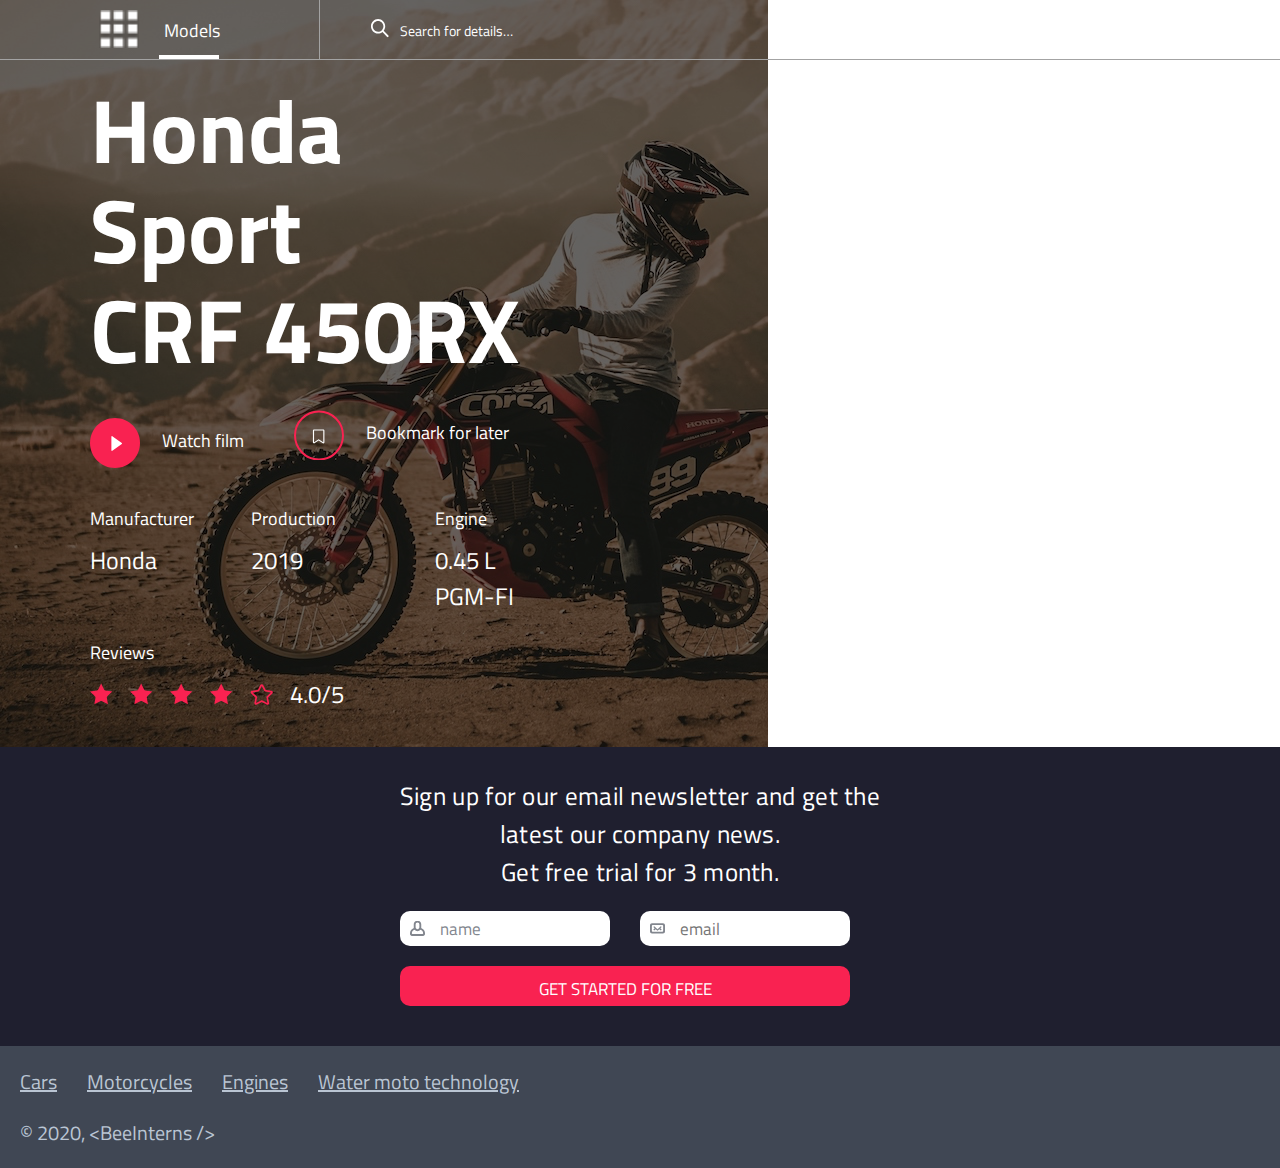
<file: adaptive_16/index.html>
<!DOCTYPE html>
<html lang="en">
  <head>
    <meta charset="UTF-8" />
    <meta name="viewport" content="width=device-width, initial-scale=1.0" />
    <link
      href="https://fonts.googleapis.com/css2?family=Titillium+Web:wght@300;400;600;700&display=swap"
      rel="stylesheet"
    />
    <link rel="stylesheet" href="style.css" />
    <link rel="stylesheet" href="tablet.css" />
    <link rel="stylesheet" href="desktop.css" />
    <title>Honda Sport</title>
  </head>
  <body>
    <div class="wrapper">
      <section class="show-case">
        <header>
          <nav>
            <input type="checkbox" name="toggleMenu" id="toggleMenu" />
            <label for="toggleMenu" class="toggleMenu">Models</label>
            <div class="toggle-ul">
              <ul>
                <li><a href="#" class="menu-link">Dimensions</a></li>
                <li><a href="#" class="menu-link">Facts & Figures</a></li>
                <li><a href="#" class="menu-link">History</a></li>
                <li><a href="#" class="menu-link">Reviews</a></li>
              </ul>
            </div>
          </nav>

          <div class="search">
            <label for="search"
              ><img src="imgs/search_icon.svg" alt=""
            /></label>
            <input type="search" value="Search for details…" id="search" />
          </div>
        </header>

        <div class="product-card">
          <h2 class="product-name">
            Honda <br />
            Sport <br />
            CRF 450RX
          </h2>
          <ul>
            <div>
              <li>
                <button><img src="./imgs/videobtn.svg" alt="" /></button>
                <p class="featureName">Watch film</p>
              </li>
              <li>
                <button><img src="./imgs/bookmark.svg" alt="" /></button>
                <p class="featureName">Bookmark for later</p>
              </li>
            </div>
            <div class="flex-cont">
              <div>
                <li>
                  <p class="featureName">Manufacturer</p>
                  <p class="feature">Honda</p>
                </li>
                <li>
                  <p class="featureName">Production</p>
                  <p class="feature">2019</p>
                </li>
                <li>
                  <p class="featureName">Engine</p>
                  <p class="feature">0.45 L PGM-FI</p>
                </li>
              </div>
              <li>
                <p class="featureName">Reviews</p>
                <div class="star_container">
                  <img class="star" src="./imgs/star.svg" alt="star" />
                  <img class="star" src="./imgs/star.svg" alt="star" />
                  <img class="star" src="./imgs/star.svg" alt="star" />
                  <img class="star" src="./imgs/star.svg" alt="star" />
                  <img class="star" src="./imgs/Enpty.svg" alt="star" />
                  <p class="feature">4.0/5</p>
                </div>
              </li>
            </div>
          </ul>
        </div>

        <div class="sign-up-cont">
          <p class="sign-up-info">
            Sign up for our email newsletter and get the latest our company
            news. <span> Get free trial for 3 month.</span>
          </p>
          <form method="POST" action='/posturl/newsletter/' name='sign up'>
            <div>
            <div><input type="text" name="name" id="name" value='name' patter='[A-Za-z]' placeholder="name" class="input" minlength="2" maxlength='30' required></div>
            <div><input type="email" name="email"  class="input" required placeholder="email"></div></div>
            <input type="submit" value="GET STARTED FOR FREE" class="input input-submit">
          </form>
        </div>

        <footer class="footer">
          <div class="links">
            <a href="#" class="link">Cars</a>
            <a href="#" class="link">Motorcycles</a>
            <a href="#" class="link">Engines</a>
            <a href="#" class="link">Water moto technology</a>
          </div>
          <div class="copyrights"></div>
        </footer>
      </section>
    </div>

    <script>
      document.querySelector('.copyrights').innerText = '© 2020, <BeeInterns />'
    </script>
  </body>
</html>
</file>
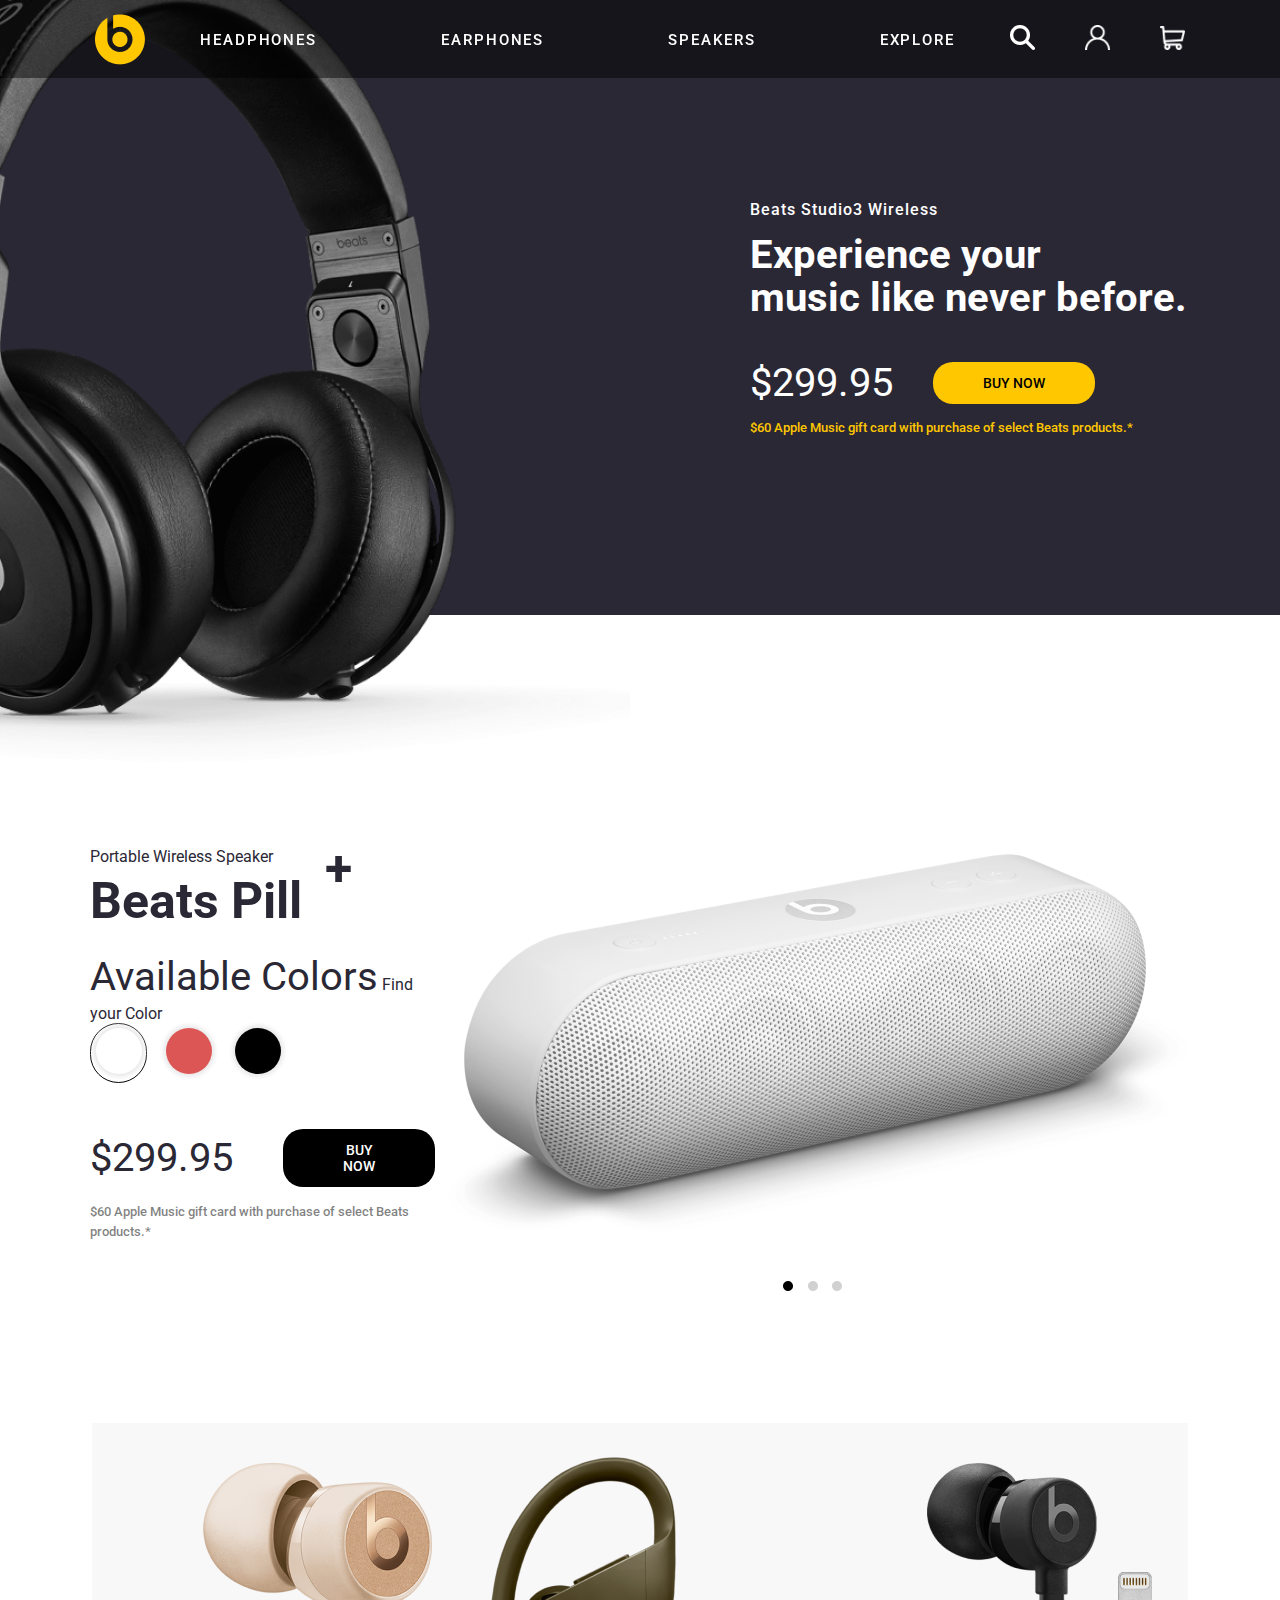
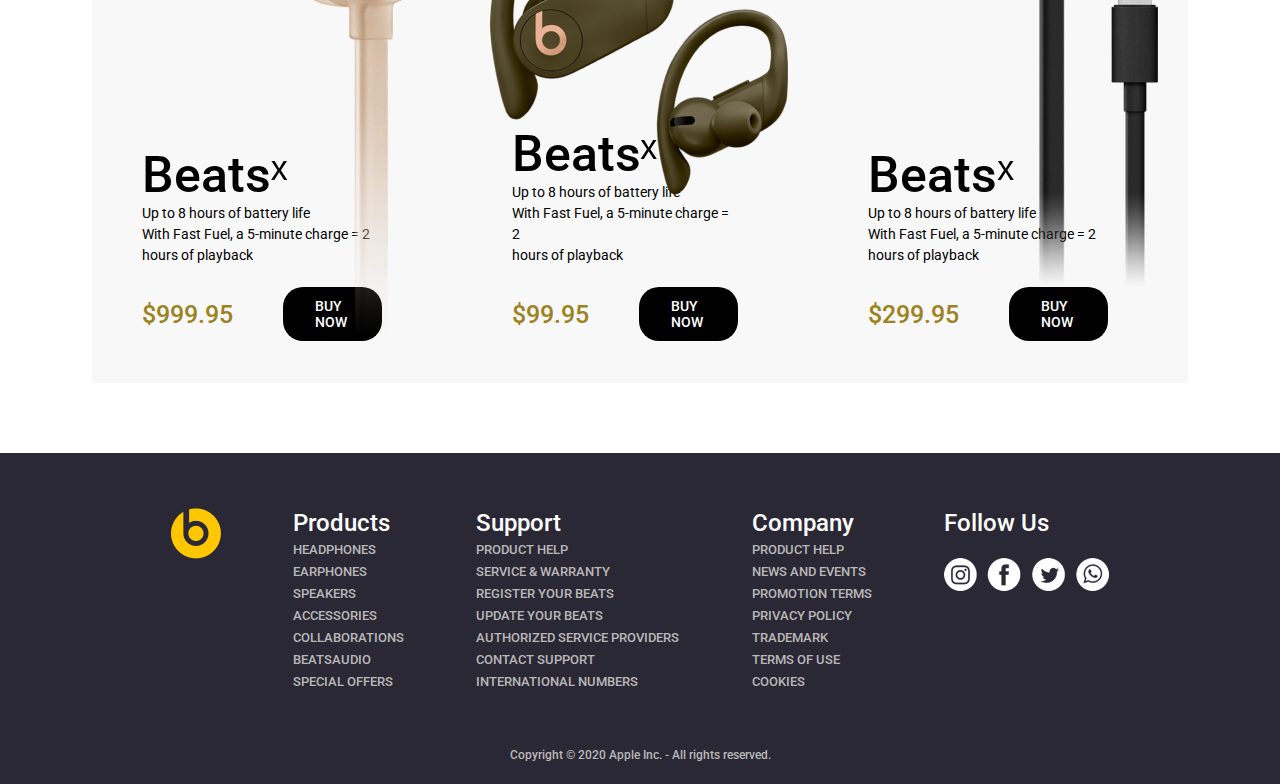
<file: beats/index.html>
<!DOCTYPE html>
<html lang="en">
  <head>
    <meta charset="UTF-8" />
    <meta name="viewport" content="width=device-width, initial-scale=1.0" />
    <link rel="stylesheet" href="./styles/main.css" />
    <link rel="stylesheet" href="./styles/nav.css" />
    <link rel="stylesheet" href="./styles/showcase.css" />
    <link rel="stylesheet" href="./styles/product_showcase.css" />
    <link rel="stylesheet" href="./styles/productList.css" />
    <link rel="stylesheet" href="./styles/footer.css">
    <link
      href="https://fonts.googleapis.com/css2?family=Roboto:wght@100;300;400;500;700&display=swap"
      rel="stylesheet"
    />
    <title>Beats</title>
  </head>
  <body>
    <div class="wrapper">
      <div class="header">
        <div class="header__logo logo">
          <img src="./img/logo.png" alt="logo" />
        </div>

        <div class="header__nav nav">
          <a href="" class="nav__link link">HEADPHONES</a>
          <a href="" class="nav__link link">EARPHONES</a>
          <a href="" class="nav__link link">SPEAKERS</a>
          <a href="" class="nav__link link">EXPLORE</a>
        </div>

        <div class="header__btns">
          <a href="#" class="nav__icon link">
            <img src="./img/search.png" alt="icon" />
          </a>
          <a href="#" class="nav__icon link">
            <img src="./img/user.png" alt="icon" />
          </a>
          <a href="#" class="nav__icon link">
            <img src="./img/cart.png" alt="icon" />
          </a>
        </div>
      </div>

      <div class="showcase">
        <div class="shocase__wrapper">
          <div class="showcase__img">
            <img src="./img/Beats1.png" alt="beats" />
          </div>

          <div class="showcase__info info">
            <div class="info__subtitle">Beats Studio3 Wireless</div>
            <div class="info__title">
              Experience your <br />
              music like never before.
            </div>
            <div class="info__offer">
              <div class="price">$299.95</div>
              <button class="btn btn--yellow">BUY NOW</button>
            </div>
            <div class="info__description">
              $60 Apple Music gift card with purchase of select Beats products.*
            </div>
          </div>
        </div>
      </div>

      <div class="product__showcase">
        <div class="product__showcase__wrapper">
          <div class="product__info">
            <div class="product__subTitle">Portable Wireless Speaker</div>
            <div class="product__title">Beats Pill</div>
            <div class="product__choose">
              <span class="product__choose__title">Available Colors</span>
              <span class="product__choose__subtitle">Find your Color</span>
              <div class="colorsGroupe">
                <button class="color-btn color-btn-active">
                  <span class="color_circle color_circle-wht"></span>
                </button>
                <button class="color-btn">
                  <span class="color_circle color_circle-red"></span>
                </button>
                <button class="color-btn">
                  <span class="color_circle color_circle-blck"></span>
                </button>
              </div>
            </div>
            <div class="product__offer">
              <div class="product__price">$299.95</div>
              <button class="btn btn--black">BUY NOW</button>
            </div>
            <div class="product__offer__description">
              $60 Apple Music gift card with purchase of select Beats products.*
            </div>
          </div>

          <button class="product_img">
            <img src="./img/Beats2.png" alt="product" />
          </button>
        </div>
      </div>

      <ul class="productList">
        <li class="productCard productCard_1">
          <img src="./img/Bitmap1.png"class="product__img">
          <div class="productCard__name">Beatsˣ</div>
          <div class="productCard__description">
            Up to 8 hours of battery life <br />
            With Fast Fuel, a 5-minute charge = 2 <br />
            hours of playback
          </div>
          <div class="productCard__offer">
            <div class="product__price">$999.95</div>
            <span class="btn btn--black">BUY NOW</span>
          </div>
        </li>
        <li class="productCard productCard_2">
          <img src="./img/Bitmap2.png"class="product__img">
          <div class="productCard__name">Beatsˣ</div>
          <div class="productCard__description">
            Up to 8 hours of battery life <br />
            With Fast Fuel, a 5-minute charge = 2 <br />
            hours of playback
          </div>
          <div class="productCard__offer">
            <div class="product__price">$99.95</div>
            <span class="btn btn--black">BUY NOW</span>
          </div>
        </li>
        <li class="productCard productCard_3">
          <img src="./img/Bitmap3.png"class="product__img">
          <div class="productCard__name">Beatsˣ</div>
          <div class="productCard__description">
            Up to 8 hours of battery life <br />
            With Fast Fuel, a 5-minute charge = 2 <br />
            hours of playback
          </div>
          <div class="productCard__offer">
            <div class="product__price">$299.95</div>
            <span class="btn btn--black">BUY NOW</span>
          </div>
        </li>
      </ul>

      <div class="footer">
        <div class="footer__nav">

          <div class="footer__logo logo">
            <img src="./img/logo.png" alt="logo" />
          </div>

          <div class="footer__nav__el">
            <div class="footer__nav__title">Products</div>
            <a href="#" class="footer__nav__link link">HEADPHONES</a>
            <a href="#" class="footer__nav__link link">EARPHONES</a>
            <a href="#" class="footer__nav__link link">SPEAKERS</a>
            <a href="#" class="footer__nav__link link">ACCESSORIES</a>
            <a href="#" class="footer__nav__link link">COLLABORATIONS</a>
            <a href="#" class="footer__nav__link link">BEATSAUDIO</a>
            <a href="#" class="footer__nav__link link">SPECIAL OFFERS</a>
          </div>

          <div class="footer__nav__el">
            <div class="footer__nav__title">Support</div>
            <a href="#" class="footer__nav__link link">PRODUCT HELP</a>
            <a href="#" class="footer__nav__link link">SERVICE & WARRANTY</a>
            <a href="#" class="footer__nav__link link">REGISTER YOUR BEATS</a>
            <a href="#" class="footer__nav__link link">UPDATE YOUR BEATS</a>
            <a href="#" class="footer__nav__link link">AUTHORIZED SERVICE PROVIDERS</a>
            <a href="#" class="footer__nav__link link">CONTACT SUPPORT</a>
            <a href="#" class="footer__nav__link link">INTERNATIONAL NUMBERS</a>
          </div>

          <div class="footer__nav__el">
            <div class="footer__nav__title">Company</div>
            <a href="#" class="footer__nav__link link">PRODUCT HELP</a>
            <a href="#" class="footer__nav__link link">NEWS AND EVENTS</a>
            <a href="#" class="footer__nav__link link">PROMOTION TERMS</a>
            <a href="#" class="footer__nav__link link">PRIVACY POLICY</a>
            <a href="#" class="footer__nav__link link">TRADEMARK</a>
            <a href="#" class="footer__nav__link link">TERMS OF USE</a>
            <a href="#" class="footer__nav__link link">COOKIES</a>
          </div>

          <div class="footer__nav__el footer__socials">
            <div class="footer__nav__title">Follow Us</div>
            <br>
              <img src="./img/Bitmap.png" alt="">
          </div>
        </div>

        <div class="footer__copy">
          Copyright © 2020 Apple Inc. - All rights reserved.
        </div>
      </div>
    </div>
  </body>
</html>
</file>
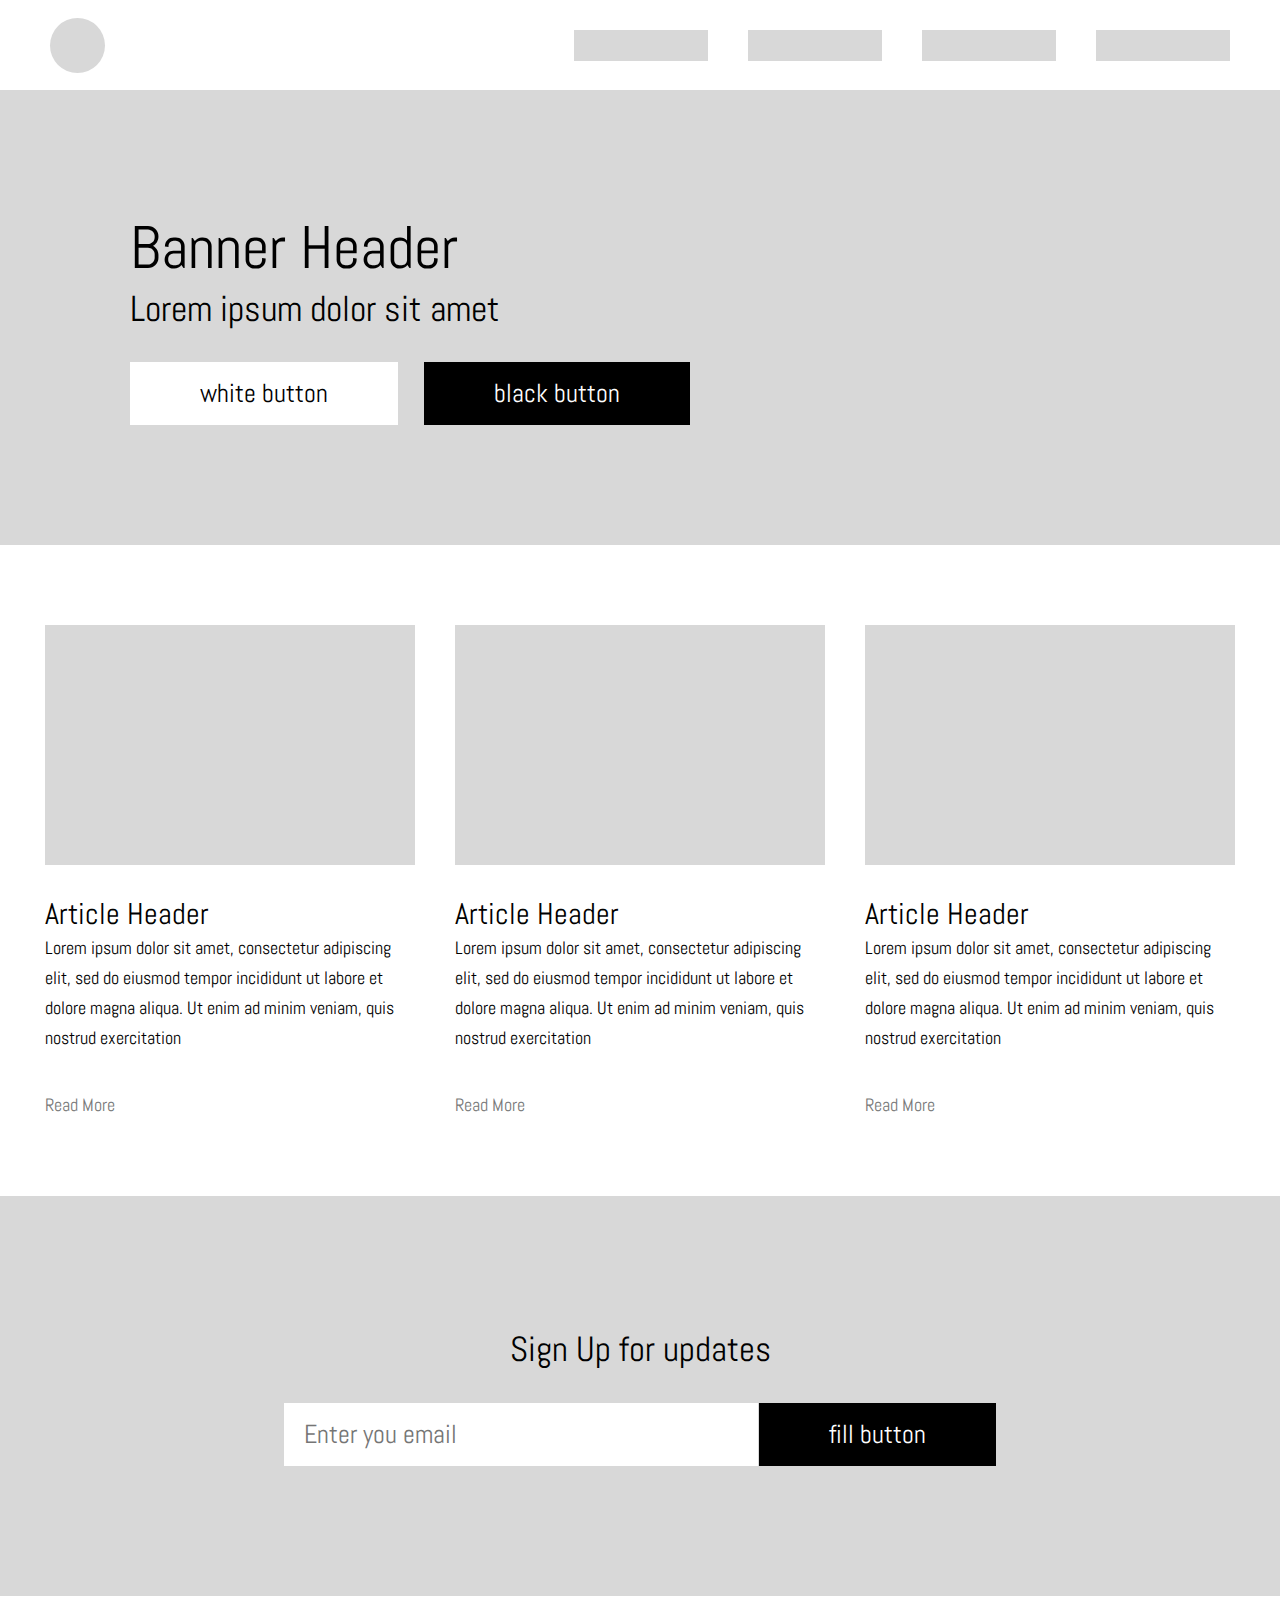
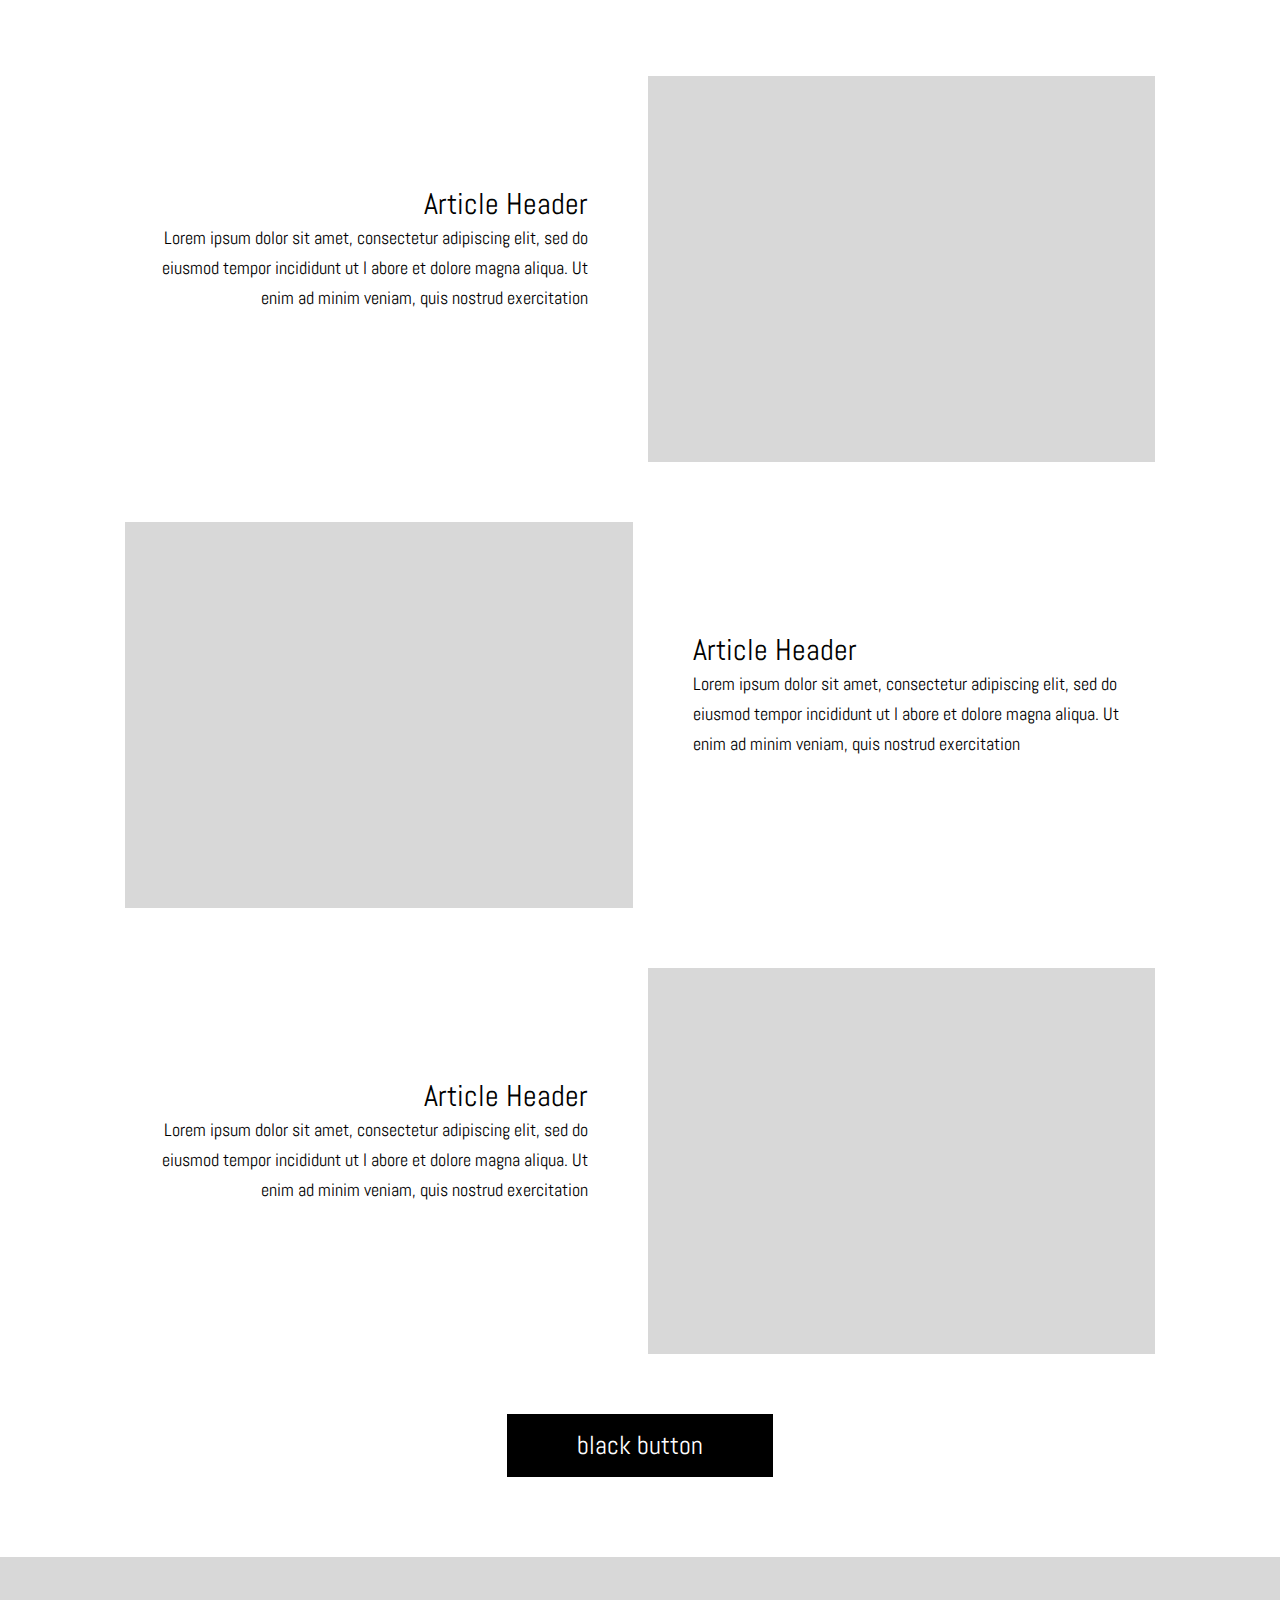
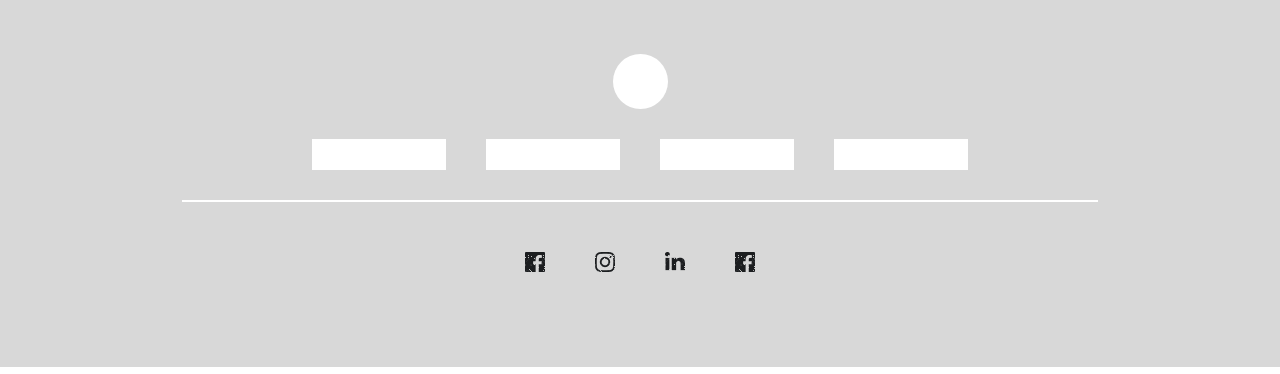
<file: BeeInterns1/index.html>
<!DOCTYPE html>
<html lang="en">
  <head>
    <meta charset="UTF-8" />
    <meta name="viewport" content="width=device-width, initial-scale=1.0" />
    <link
      href="https://fonts.googleapis.com/css?family=Abel&display=swap"
      rel="stylesheet"
    />
    <link rel="stylesheet" href="./style.css" />
    <title>BeeInterns</title>
  </head>
  <body class="page">
    <header class="page_header header">
      <div class="header_logo logo"></div>
      <nav class="header_nav ">
        <ul class='nav'>
          <li  class="nav_item"><a href="#"></a></li>
          <li  class="nav_item"><a href="#"></a></li>
          <li  class="nav_item"><a href="#"></a></li>
          <li  class="nav_item"><a href="#"></a></li>
        </ul>
        
      </nav>
    </header>
    <section class="page_banner banner">
      <h1 class="banner_title">Banner Header</h1>
      <h2 class="banner_subtitle">Lorem ipsum dolor sit amet</h2>
      <div class="banner_btns btns">
        <button class="btn btn-white">white button</button>
        <button class="btn btn-black">black button</button>
      </div>
    </section>

    <section class="page_articles-row articles">
      <div class="articles_article article">
        <div class="article_img img"></div>
        <div class="article_content">
          <h3 class="article_header">Article Header</h3>
          <p class="article_text">
            Lorem ipsum dolor sit amet, consectetur adipiscing elit, sed do
            eiusmod tempor incididunt ut labore et dolore magna aliqua. Ut enim
            ad minim veniam, quis nostrud exercitation
          </p>
          <a href='#' class="article_text-footer">Read More</a >
        </div>
      </div>
      <div class="articles_article article">
        <div class="article_img  img"></div>
        <div class="article_content">
          <h3 class="article_header">Article Header</h3>
          <p class="article_text">
            Lorem ipsum dolor sit amet, consectetur adipiscing elit, sed do
            eiusmod tempor incididunt ut labore et dolore magna aliqua. Ut enim
            ad minim veniam, quis nostrud exercitation
          </p>
          <a href ='#' class="article_text-footer">Read More</a>
        </div>
      </div>
      <div class="articles_article article">
        <div class="article_img  img"></div>
        <div class="article_content">
          <h3 class="article_header">Article Header</h3>
          <p class="article_text">
            Lorem ipsum dolor sit amet, consectetur adipiscing elit, sed do
            eiusmod tempor incididunt ut labore et dolore magna aliqua. Ut enim
            ad minim veniam, quis nostrud exercitation
          </p>
          <a href='#' class="article_text-footer">Read More</a >
        </div>
      </div>
    </section>

    <section class="page_form form">
      <form action="" class="form_inputs">
        <h3 class="form_title">Sign Up for updates</h3>
        <input type="text" class="form_input" placeholder="Enter you email" />
        <button class=" form_btn btn btn-black">fill button</button>
      </form>
    </section>

    <section class="page_cards cards">
      <div class="cards_card card">
        <div class="card_content content-right">
          <h3 class="article_header content_header">Article Header</h3>
          <p class="article_text content_text">Lorem ipsum dolor sit amet, 
            consectetur adipiscing elit, sed do eiusmod tempor incididunt ut l
            abore et dolore magna aliqua. Ut 
            enim ad minim veniam, quis nostrud exercitation</p>
        </div>
        <div class="card_img img-big"></div>
      </div>
      <div class="cards_card card">
        <div class="card_img img-big"></div>
        <div class="card_content content-left">
          <h3 class="article_header content_header">Article Header</h3>
          <p class="article_text content_text">Lorem ipsum dolor sit amet, 
            consectetur adipiscing elit, sed do eiusmod tempor incididunt ut l
            abore et dolore magna aliqua. Ut 
            enim ad minim veniam, quis nostrud exercitation</p>
        </div>
      </div>
      <div class="cards_card card">
        <div class="card_content content-right">
          <h3 class="article_header content_header">Article Header</h3>
          <p class="article_text content_text">Lorem ipsum dolor sit amet, 
            consectetur adipiscing elit, sed do eiusmod tempor incididunt ut l
            abore et dolore magna aliqua. Ut 
            enim ad minim veniam, quis nostrud exercitation</p>
        </div>
        <div class="card_img img-big img-r"></div>
      </div>
      <button class="btn btn-black">black button</button>
    </section>

    <footer class="page_footer footer">
      <div class="footer_info">
        <div class="footer_logo logo"></div>
        <nav class="footer_nav ">
          <ul class='nav'>
              <li class="nav_item"><a href="#"></a></li>
              <li class="nav_item"><a href="#"></a></li>
              <li class="nav_item"><a href="#"></a></li>
              <li class="nav_item"><a href="#"></a></li>
          </ul>
        </nav>
      </div>
      <ul class="footer_socials socials">
        <li class="socials_icon"><a href="#"><img  src="./src/facebook.png" alt="" /></a></li>
        <li class="socials_icon"><a href="#"><img  src="./src/instagram.png" alt="" /></a></li>
        <li class="socials_icon"><a href="#"><img  src="./src/linkIn.png" alt="" /></a></li>
        <li class="socials_icon"><a href="#"><img  src="./src/facebook.png" alt="" /></a></li>
      </ul> 
    </footer>
  </body>
</html>
</file>
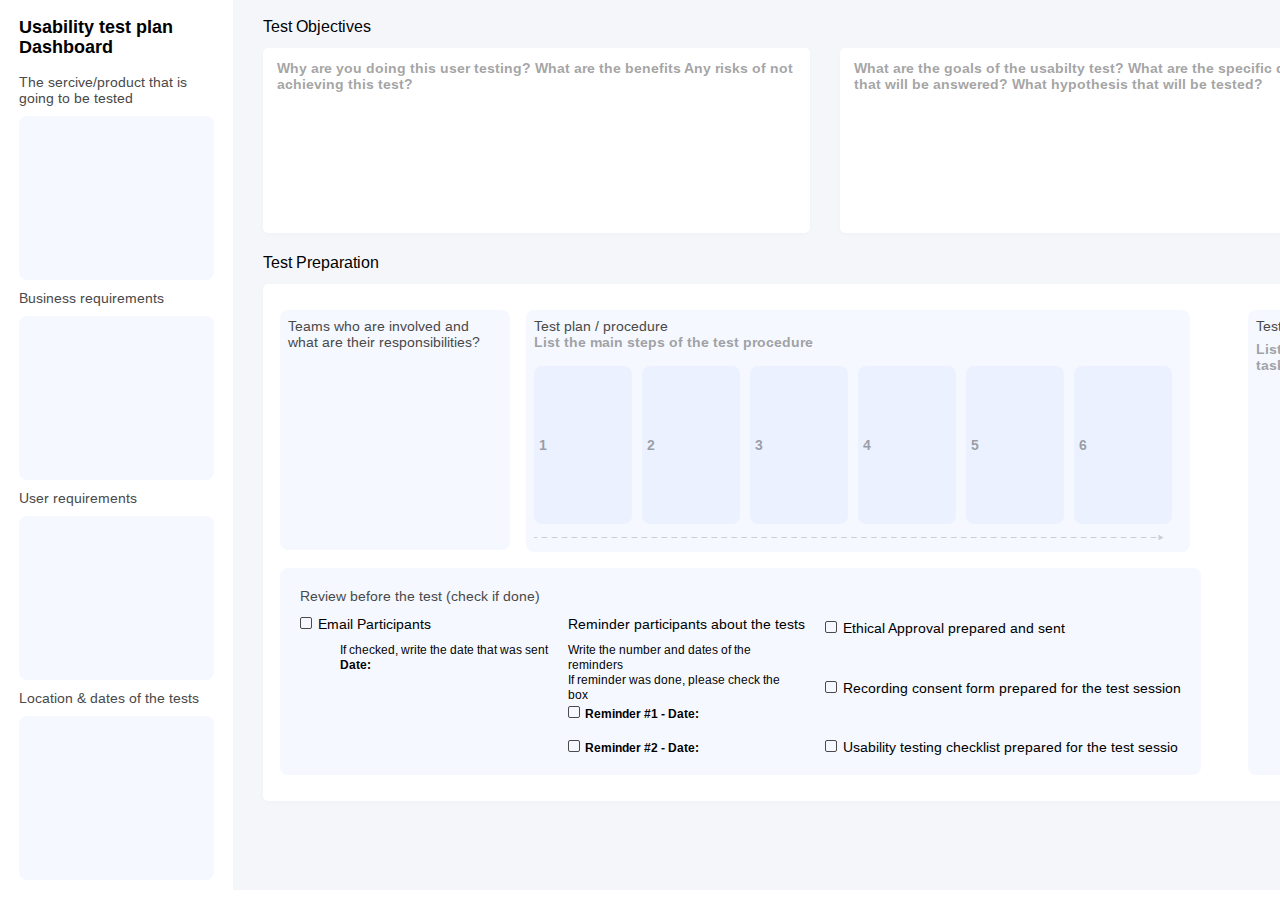
<file: flex/index.html>
<!DOCTYPE html>
<html lang="en">
  <head>
    <meta charset="UTF-8" />
    <meta name="viewport" content="width=device-width, initial-scale=1.0" />
    <link rel="stylesheet" href="./style.css" />
    <link
      href="https://fonts.googleapis.com/css2?family=Arimo:ital,wght@0,400;0,700;1,400;1,700&display=swap"
      rel="stylesheet"
    />
    <title>Flex Homework</title>
  </head>
  <body>
    <div class="wrapper">
      <div class="sidebar">
        <div class="sidebar__header">Usability test plan Dashboard</div>

        <div class="sidebar__elements">
          <div class="sidebar__el">
            <p class="sidebar__el__title">
              The sercive/product that is going to be tested
            </p>
            <div class="sidebar__el__content"></div>
          </div>

          <div class="sidebar__el">
            <p class="sidebar__el__title">
              Business requirements
            </p>
            <div class="sidebar__el__content"></div>
          </div>

          <div class="sidebar__el">
            <p class="sidebar__el__title">
              User requirements
            </p>
            <div class="sidebar__el__content"></div>
          </div>

          <div class="sidebar__el">
            <p class="sidebar__el__title">
              Location & dates of the tests
            </p>
            <div class="sidebar__el__content"></div>
          </div>
        </div>
      </div>

      <div class="mainContent">
        <div class="objectives">
          <p class="objectives__title title">Test Objectives</p>
          <div class="objectives__elems">
            <div class="objectives__el">
              Why are you doing this user testing? What are the benefits Any
              risks of not achieving this test?
            </div>
            <div class="objectives__el">
              What are the goals of the usabilty test? What are the specific
              questions that will be answered? What hypothesis that will be
              tested?
            </div>
          </div>
        </div>

        <div class="preparation">
          <p class="preparation__title title">Test Preparation</p>
          <div class="preparation__body">
            <div class="plan__section">
              <div class="card_question card">
                <p class="card_title">
                  Teams who are involved and what are their responsibilities?
                </p>
              </div>

              <div class="card_plans card">
                <p class="card_title">Test plan / procedure</p>
                <p class="card_subtitle">
                  List the main steps of the test procedure
                </p>
                <div class="steps_wrapper">
                  <div class="step card_subtitle">1</div>
                  <div class="step card_subtitle">2</div>
                  <div class="step card_subtitle">3</div>
                  <div class="step card_subtitle">4</div>
                  <div class="step card_subtitle">5</div>
                  <div class="step card_subtitle">6</div>
                </div>
              </div>

              <div class="card__checkboxes card">
                <p class="card_title title">
                  Review before the test (check if done)
                </p>
                <div class="card_cols">
                  <div class="col1">
                    <input type="checkbox" name="" id="ch1" />
                    <label for="ch1">Email Participants</label>
                    <p>
                      If checked, write the date that was sent <br /><b
                        >Date:</b
                      >
                    </p>
                  </div>

                  <div class="col2">
                    <p>Reminder participants about the tests</p>
                    <p>
                      Write the number and dates of the <br />
                      reminders <br />
                      If reminder was done, please check the <br />
                      box
                    </p>
                    <form action="">
                      <input type="checkbox" name="" id="ch2" />
                      <label for="ch2"><b>Reminder #1 - Date:</b></label>
                    </form>
                    <br />
                    <form action="">
                      <input type="checkbox" name="" id="ch2" />
                      <label for="ch2"><b>Reminder #2 - Date:</b></label>
                    </form>
                  </div>

                  <div class="col3">
                    <form action="">
                      <input type="checkbox" name="" id="ch2" />
                      <label for="ch2"
                        >Ethical Approval prepared and sent</label
                      >
                    </form>
                    <form action="">
                      <input type="checkbox" name="" id="ch2" />
                      <label for="ch2"
                        >Recording consent form prepared for the test
                        session</label
                      >
                    </form>
                    <form action="">
                      <input type="checkbox" name="" id="ch2" />
                      <label for="ch2"
                        >Usability testing checklist prepared for the test
                        sessio</label
                      >
                    </form>
                  </div>
                </div>
              </div>
            </div>

            <div class="test_tasks">
              <p class="card_title">Test Tasks</p>
              <p class="card_subtitle">List the test tasks</p>
            </div>
          </div>
        </div>
      </div>
    </div>
  </body>
</html>
</file>
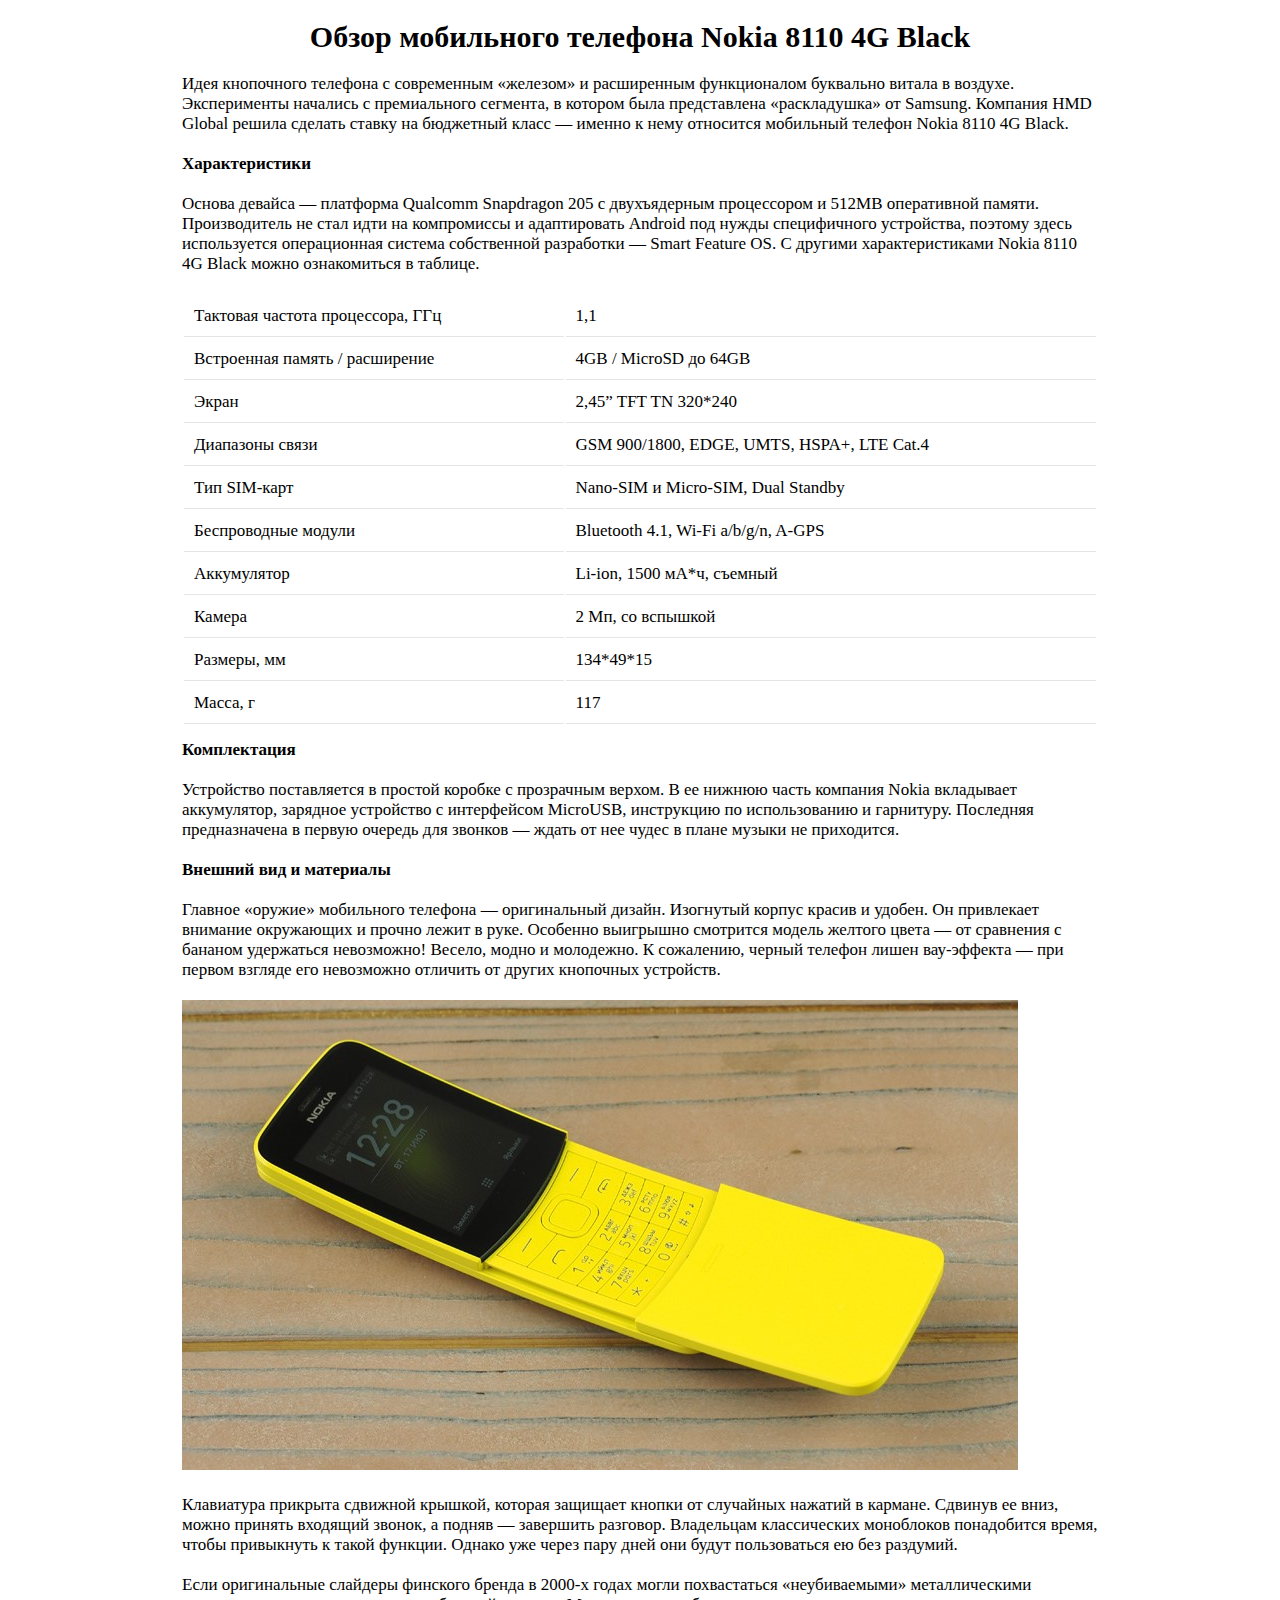
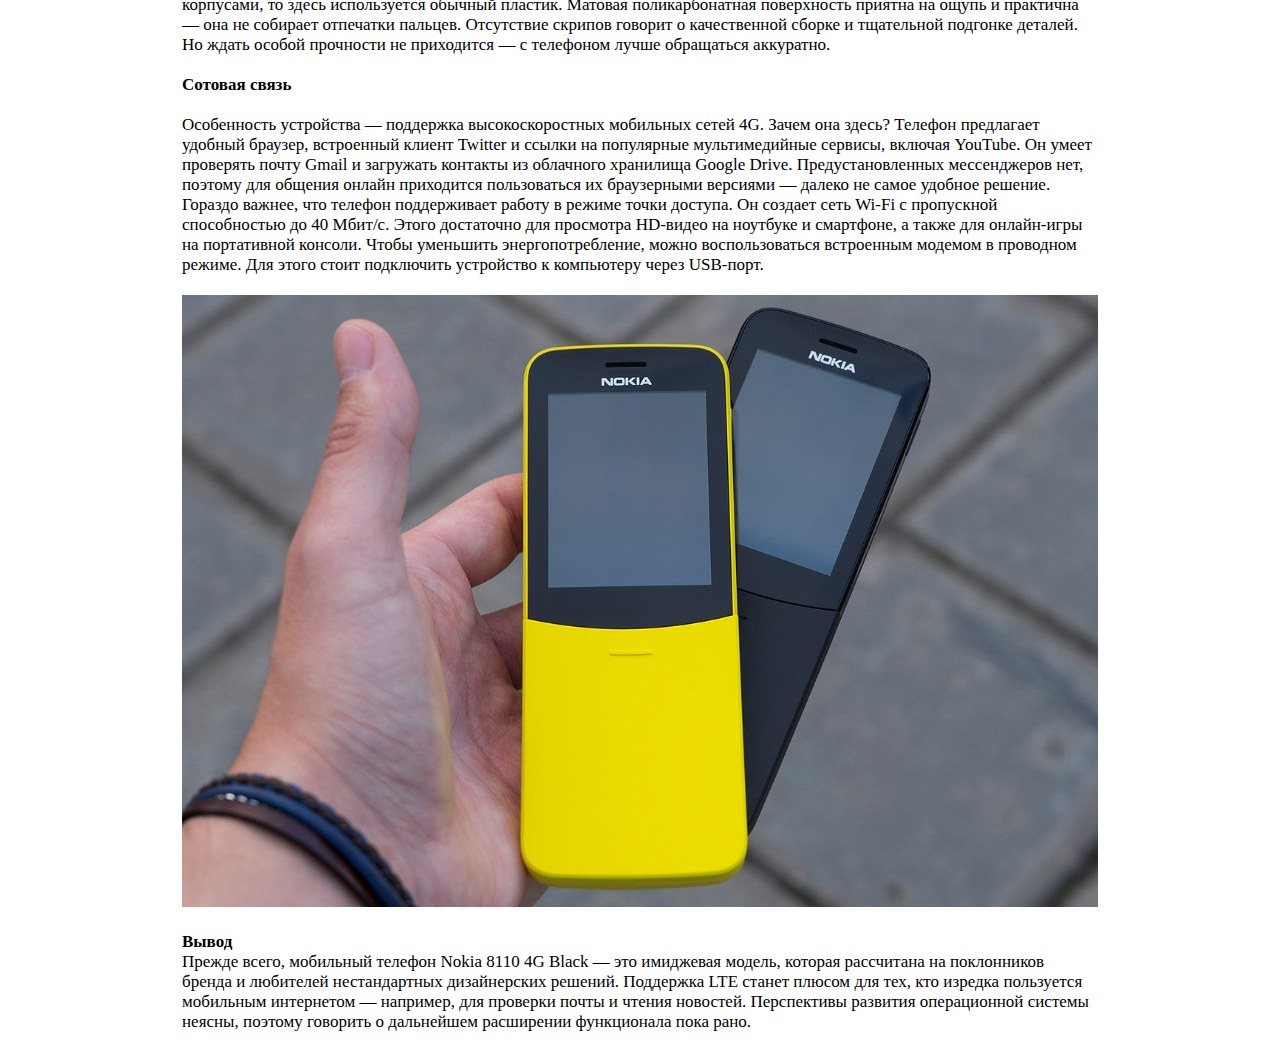
<file: html/index.html>
<!DOCTYPE html>
<html lang="en">
<head>
    <meta charset="UTF-8"/>
    <link rel="stylesheet" href="css/style.css"/>
    <title></title>
</head>
<body>
<div class="container">
    <h1>Обзор мобильного телефона Nokia 8110 4G Black</h1>
    <p>
        Идея кнопочного телефона с современным «железом» и расширенным
        функционалом буквально витала в воздухе. Эксперименты начались с
        премиального сегмента, в котором была представлена «раскладушка» от
        Samsung. Компания HMD Global решила сделать ставку на бюджетный класс —
        именно к нему относится мобильный телефон Nokia 8110 4G Black.
    </p>
    <h2>Характеристики</h2>
    <p>Основа девайса — платформа Qualcomm Snapdragon 205 с двухъядерным процессором и 512MB оперативной памяти.
        Производитель не стал идти на компромиссы и адаптировать Android под нужды специфичного устройства, поэтому
        здесь используется операционная система собственной разработки — Smart Feature OS. С другими характеристиками
        Nokia 8110 4G Black можно ознакомиться в таблице.</p>

    <table border="1">
        <tbody>
        <tr>
            <td>Тактовая частота процессора, ГГц</td>
            <td>1,1</td>
        </tr>
        <tr>
            <td>Встроенная память / расширение</td>
            <td>4GB / MicroSD до 64GB</td>
        </tr>
        <tr>
            <td>Экран</td>
            <td>2,45” TFT TN 320*240</td>
        </tr>
        <tr>
            <td>Диапазоны связи</td>
            <td>GSM 900/1800, EDGE, UMTS, HSPA+, LTE Cat.4</td>
        </tr>
        <tr>
            <td>Тип SIM-карт</td>
            <td>Nano-SIM и Micro-SIM, Dual Standby</td>
        </tr>
        <tr>
            <td>Беспроводные модули</td>
            <td>Bluetooth 4.1, Wi-Fi a/b/g/n, A-GPS</td>
        </tr>
        <tr>
            <td>Аккумулятор</td>
            <td>Li-ion, 1500 мА*ч, съемный</td>
        </tr>
        <tr>
            <td>Камера</td>
            <td>2 Мп, со вспышкой</td>
        </tr>
        <tr>
            <td>Размеры, мм</td>
            <td>134*49*15</td>
        </tr>
        <tr>
            <td>Масса, г</td>
            <td>117</td>
        </tr>
        </tbody>
    </table>

    <h2>Комплектация</h2>
    <p>Устройство поставляется в простой коробке с прозрачным верхом. В ее нижнюю часть компания Nokia вкладывает
        аккумулятор, зарядное устройство с интерфейсом MicroUSB, инструкцию по использованию и гарнитуру. Последняя
        предназначена в первую очередь для звонков — ждать от нее чудес в плане музыки не приходится.</p>
    <h2>Внешний вид и материалы</h2>
    <p>Главное «оружие» мобильного телефона — оригинальный дизайн. Изогнутый корпус красив и удобен. Он привлекает
        внимание окружающих и прочно лежит в руке. Особенно выигрышно смотрится модель желтого цвета — от сравнения с
        бананом удержаться невозможно! Весело, модно и молодежно. К сожалению, черный телефон лишен вау-эффекта — при
        первом взгляде его невозможно отличить от других кнопочных устройств.</p>
    <img src="img/nokia-1.jpg" alt="nokla">

    <p>Клавиатура прикрыта сдвижной крышкой, которая защищает кнопки от случайных нажатий в кармане. Сдвинув ее вниз,
        можно принять входящий звонок, а подняв — завершить разговор. Владельцам классических моноблоков понадобится
        время, чтобы привыкнуть к такой функции. Однако уже через пару дней они будут пользоваться ею без раздумий.</p>

    <p>Если оригинальные слайдеры финского бренда в 2000-х годах могли похвастаться «неубиваемыми» металлическими
        корпусами, то здесь используется обычный пластик. Матовая поликарбонатная поверхность приятна на ощупь и
        практична — она не собирает отпечатки пальцев. Отсутствие скрипов говорит о качественной сборке и тщательной
        подгонке деталей. Но ждать особой прочности не приходится — с телефоном лучше обращаться аккуратно.</p>
    <h2>Сотовая связь</h2>
    <p>Особенность устройства — поддержка высокоскоростных мобильных сетей 4G. Зачем она здесь? Телефон предлагает
        удобный браузер, встроенный клиент Twitter и ссылки на популярные мультимедийные сервисы, включая YouTube. Он
        умеет проверять почту Gmail и загружать контакты из облачного хранилища Google Drive. Предустановленных
        мессенджеров нет, поэтому для общения онлайн приходится пользоваться их браузерными версиями — далеко не самое
        удобное решение. Гораздо важнее, что телефон поддерживает работу в режиме точки доступа. Он создает сеть Wi-Fi с
        пропускной способностью до 40 Мбит/с. Этого достаточно для просмотра HD-видео на ноутбуке и смартфоне, а также
        для онлайн-игры на портативной консоли. Чтобы уменьшить энергопотребление, можно воспользоваться встроенным
        модемом в проводном режиме. Для этого стоит подключить устройство к компьютеру через USB-порт.</p>
    <img src="img/nokia-2.jpg" alt="nokla">

    <p><b>Вывод</b><br>Прежде всего, мобильный телефон Nokia 8110 4G Black — это имиджевая модель, которая рассчитана на
        поклонников
        бренда и любителей нестандартных дизайнерских решений. Поддержка LTE станет плюсом для тех, кто изредка
        пользуется мобильным интернетом — например, для проверки почты и чтения новостей. Перспективы развития
        операционной системы неясны, поэтому говорить о дальнейшем расширении функционала пока рано.</p>
</div>
</body>
</html>
</file>
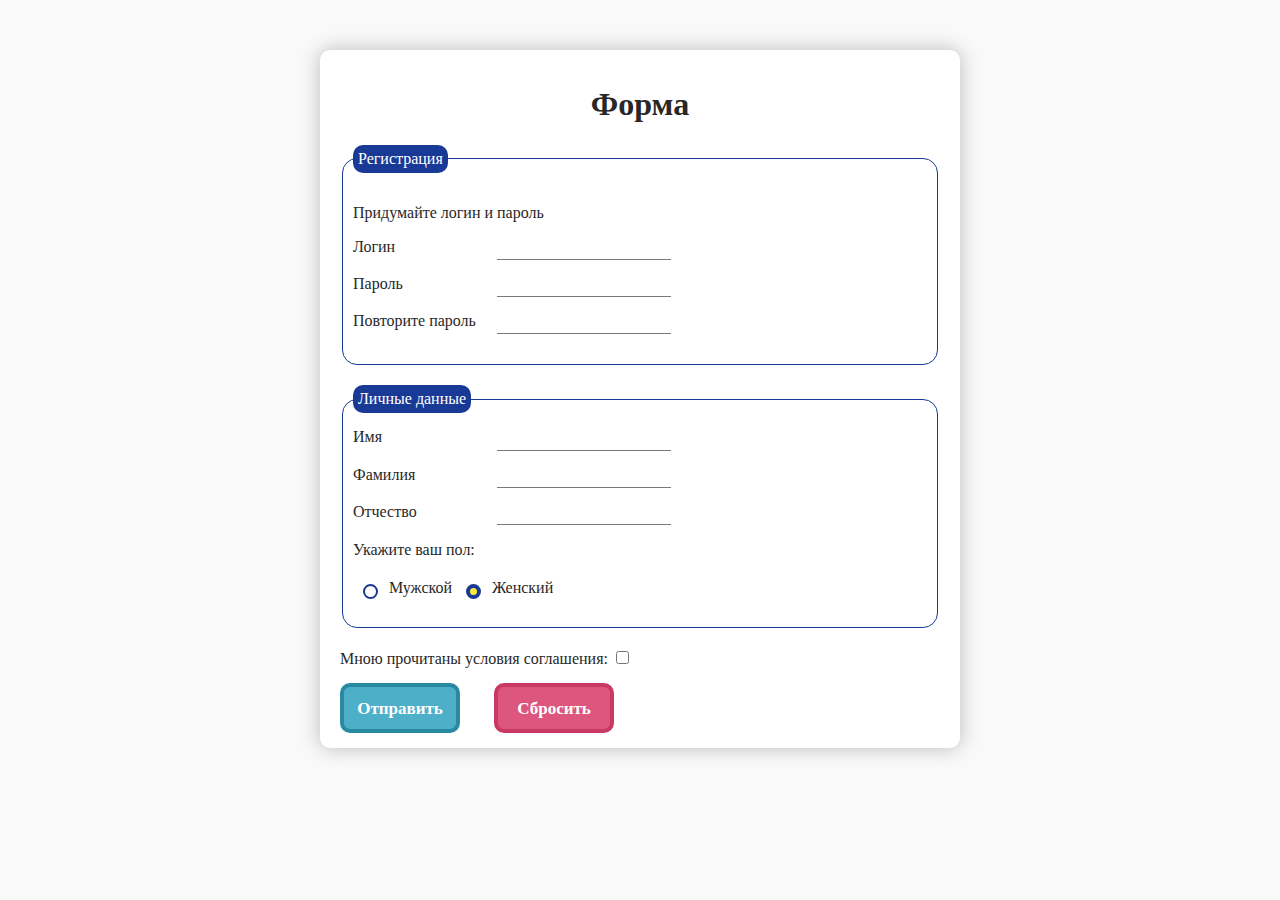
<file: hw20/index.html>
<!DOCTYPE html>
<html lang="ru">
<head>
    <title>HTML Формы</title>
    <meta name="viewport" content="width=device-width, initial-scale=1" />
    <meta charset="UTF-8" />
    <link href="style.css" rel="stylesheet" type="text/css" />
</head>
<body>
<form action="/posturl/" method="POST" name="form" class="form">
    <h1 class="heading">Форма</h1>
    <fieldset class="fieldset">
        <legend class="legend">Регистрация</legend>
        <p>Придумайте логин и пароль</p>
        <section class="inputContainer">
            <label class="label" for="inputLogin">Логин</label>
            <input class="inputField" id="inputLogin" type="text" name="login" />
        </section>
        <section class="inputContainer">
            <label class="label" for="inputPassword">Пароль</label>
            <input class="inputField" id="inputPassword" type="password" name="password" />
        </section>
        <section class="inputContainer">
            <label class="label" for="confirmPassword">Повторите пароль</label>
            <input class="inputField" id="confirmPassword" type="password" name="confirmPassword" />
        </section>
    </fieldset>

    <fieldset class="fieldset">
        <legend class="legend">Личные данные</legend>
        <section class="inputContainer">
            <label class="label" for="firstName">Имя</label>
            <input class="inputField" type="text" id="firstName" name="firstName" />
        </section>
        <section class="inputContainer">
            <label class="label" for="lastName">Фамилия</label>
            <input class="inputField" type="text" id="lastName" name="lastName" />
        </section>
        <section class="inputContainer">
            <label class="label" for="secondName">Отчество</label>
            <input class="inputField" type="text" id="secondName" name="secondName" />
        </section>
        <section class="inputContainer">
            <p>Укажите ваш пол:</p>
            <label>
                <input class="radioBtn" type="radio" name="gender" value="male" />
                Мужской
            </label>
            <label>
                <input class="radioBtn" type="radio" name="gender" value="female" checked />
                Женский
            </label>
        </section>
    </fieldset>

    <section class="inputContainer">
        <label>
            Мною прочитаны условия соглашения:
            <input type="checkbox" name="license" id="licenseCheckbox" />
        </label>
    </section>

    <button class="btn submit" type="submit">
        Отправить
    </button>

    <button class="btn reset" type="reset">
        Сбросить
    </button>
</form>
<script src="validate.js"></script>
<script src="index.js"></script>
</body>
</html>
</file>
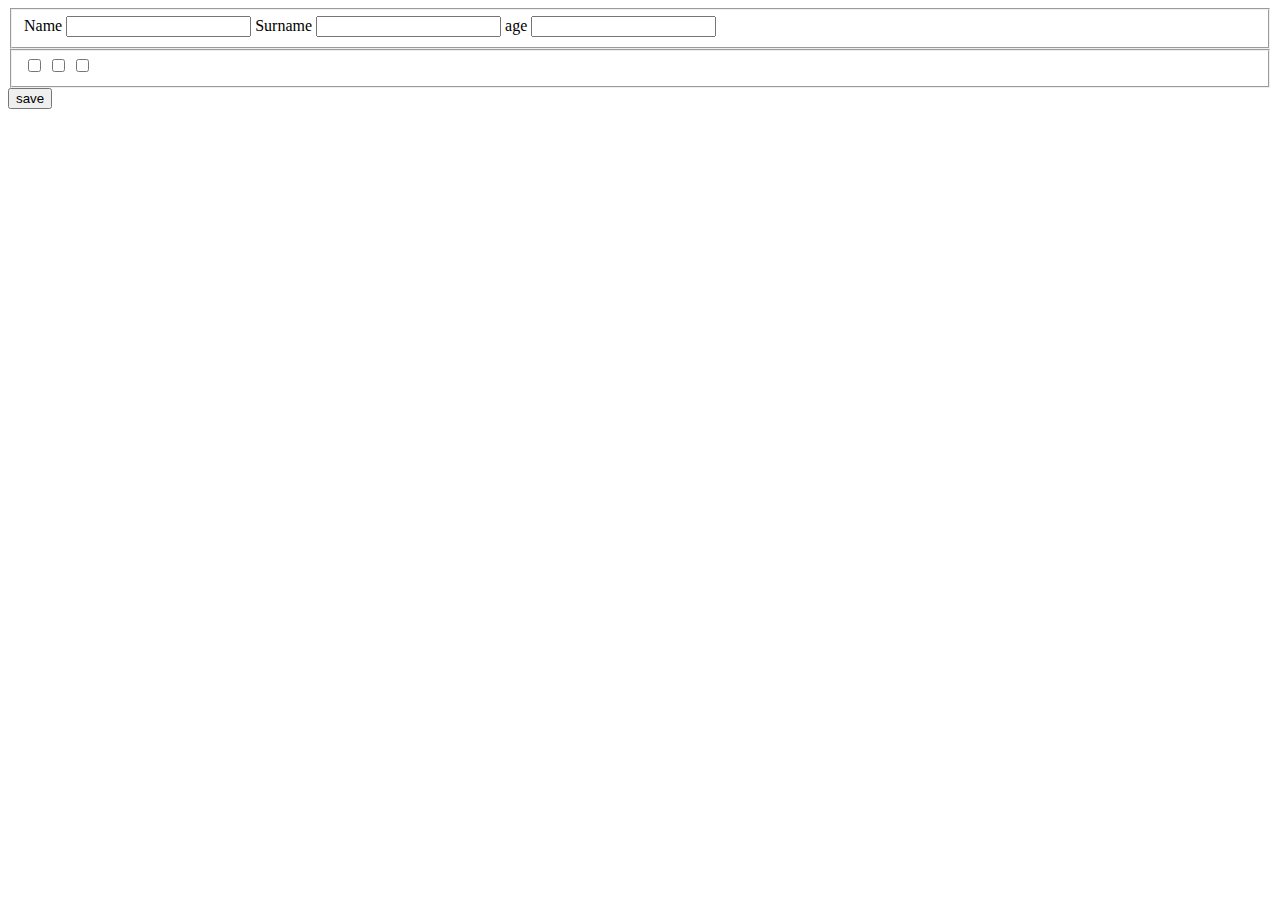
<file: hw29/index.html>
<!DOCTYPE html>
<html lang="en">
<head>
    <meta charset="UTF-8">
    <meta name="viewport" content="width=device-width, initial-scale=1.0">
    <title>Document</title>
</head>
<body>
    <form action="">
        <fieldset>
            <label for="name">Name</label>
            <input type="text" id="name" name="name">
            <label for="name">Surname</label>
            <input type="text" id="surname" name="surname">
            <label for="name">age</label>
            <input type="text" name="age">
        </fieldset>

        <fieldset>
            <input type="checkbox" name="1" value='box'>
            <input type="checkbox" name="2" value='vox'>
            <input type="checkbox" name="3" value='cocks'>
        </fieldset>
        <button type="submit">save</button>
    </form>
    <script src='./index.js'></script>
</body>
</html>
</file>
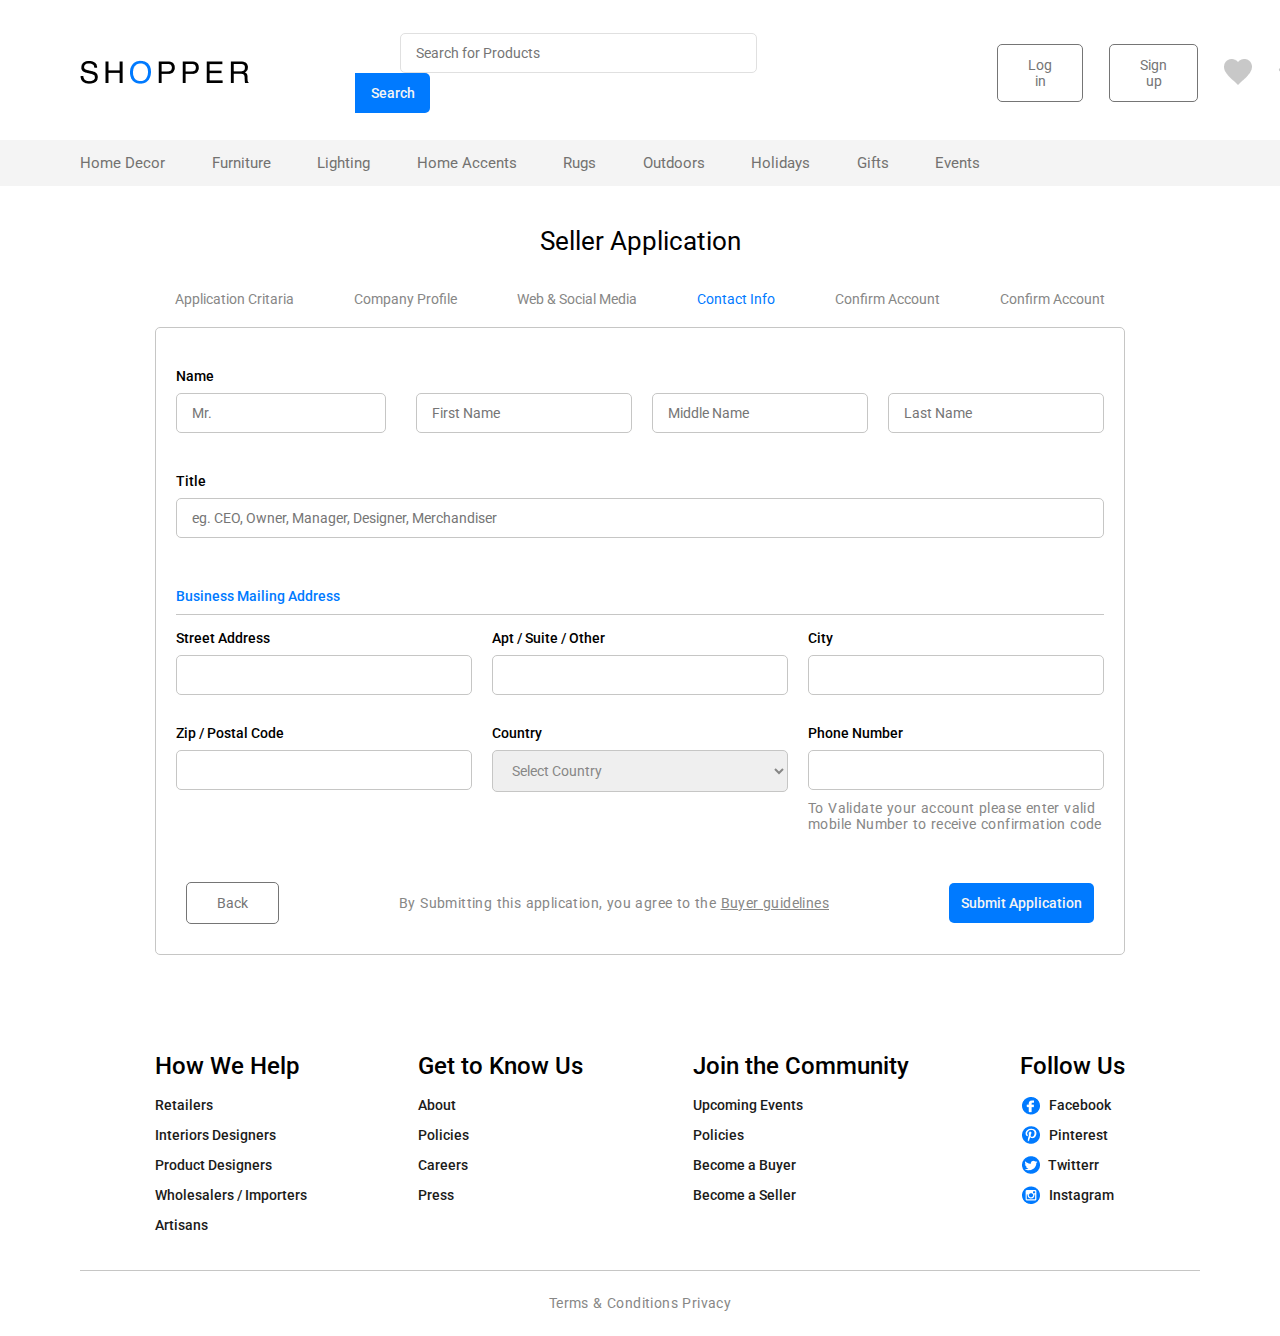
<file: shopper/index.html>
<!DOCTYPE html>
<html lang="en">
  <head>
    <meta charset="UTF-8" />
    <meta name="viewport" content="width=device-width, initial-scale=1.0" />
    <link
      href="https://fonts.googleapis.com/css2?family=Roboto:wght@300;400;500;700;900&display=swap"
      rel="stylesheet"
    />
    <link rel="stylesheet" href="styles/style.css" />
    <title>Shopper</title>
  </head>
  <body>
    <div class="header">
      <div class="mainHeader">
        <div class="mainHeader__logo logo">
          <img src="image/mainHeader___logo.png" />
        </div>

        <form class="mainHeader__searchForm searchForm">
          <input
            type="text"
            class="searchForm__input input"
            placeholder="Search for Products"
          />
          <button class="searchForm__btn btn btn__submit">Search</button>
        </form>

        <div class="mainHeader__btns">
          <button class="mainHeader__logIn btn">Log in</button>
          <button class="mainHeader__signUp btn">Sign up</button>
          <button class="mainHeader__shortList icon">
            <img src="image/mainHeader__shortList.png" alt="" />
          </button>
          <button class="mainHeader__cart icon">
            <img src="image/mainHeader__cart.png" alt="" />
          </button>
        </div>
      </div>

      <div class="subHeader">
        <ul class="subHeader__nav nav">
          <li class="nav__el">
            <a class="link nav__link" href="#"> Home Decor</a>
          </li>
          <li class="nav__el">
            <a class="link nav__link" href="#">Furniture</a>
          </li>
          <li class="nav__el">
            <a class="link nav__link" href="#">Lighting</a>
          </li>
          <li class="nav__el">
            <a class="link nav__link" href="#">Home Accents</a>
          </li>
          <li class="nav__el"><a class="link nav__link" href="#">Rugs</a></li>
          <li class="nav__el">
            <a class="link nav__link" href="#">Outdoors</a>
          </li>
          <li class="nav__el">
            <a class="link nav__link" href="#">Holidays</a>
          </li>
          <li class="nav__el"><a class="link nav__link" href="#">Gifts</a></li>
          <li class="nav__el"><a class="link nav__link" href="#">Events</a></li>
        </ul>
      </div>
    </div>

    <div class="application">
      <div class="application__title">Seller Application</div>

      <div class="application__menu">
        <ul class="application__nav nav">
          <li class="nav__el">
            <a class="link nav__link" href="#"> Application Critaria</a>
          </li>
          <li class="nav__el">
            <a class="link nav__link" href="#"> Company Profile</a>
          </li>
          <li class="nav__el">
            <a class="link nav__link" href="#"> Web & Social Media</a>
          </li>
          <li class="nav__el">
            <a class="link link__active nav__link" href="#"> Contact Info</a>
          </li>
          <li class="nav__el">
            <a class="link nav__link" href="#"> Confirm Account</a>
          </li>
          <li class="nav__el">
            <a class="link nav__link" href="#"> Confirm Account</a>
          </li>
        </ul>
      </div>

      <div class="application__body">
        <div class="application_nameForms">
          <p class="input__title">Name</p>
          <form class="input__groupe">
            <input type="text" class="input" placeholder="Mr." /><input
              type="text"
              class="input"
              placeholder="First Name"
            /><input
              type="text"
              class="input"
              placeholder="Middle Name"
            /><input type="text" class="input" placeholder="Last Name" />
          </form>
        </div>

        <form class="application__titleForm">
          <p class="input__title">Title</p>
          <input
            type="text"
            class="input"
            placeholder="eg. CEO, Owner, Manager, Designer, Merchandiser"
          />
        </form>

        <div class="application__contacts">
          <div class="application__subTitle">
            <p>Business Mailing Address</p>
          </div>

          <div class="application__contactForms">
            <form class="application__form">
              <p class="input__title">Street Address</p>
              <input type="text" class="input" />
            </form>

            <form class="application__form">
              <p class="input__title">Apt / Suite / Other</p>
              <input type="text" class="input" />
            </form>

            <form class="application__form">
              <p class="input__title">City</p>
              <input type="text" class="input" />
            </form>

            <form class="application__form">
              <p class="input__title">Zip / Postal Code</p>
              <input type="text" class="input" />
            </form>

            <form class="application__form">
              <p class="input__title">Country</p>
              <select id="country" name="country" class="input">
                <option value="Select Country">Select Country</option>
                <option value="Afghanistan">Afghanistan</option>
                <option value="Åland Islands">Åland Islands</option>
                <option value="Albania">Albania</option>
                <option value="Algeria">Algeria</option>
                <option value="American Samoa">American Samoa</option>
                <option value="Andorra">Andorra</option>
                <option value="Angola">Angola</option>
                <option value="Anguilla">Anguilla</option>
                <option value="Antarctica">Antarctica</option>
                <option value="Antigua and Barbuda">Antigua and Barbuda</option>
                <option value="Argentina">Argentina</option>
                <option value="Armenia">Armenia</option>
                <option value="Aruba">Aruba</option>
                <option value="Australia">Australia</option>
                <option value="Austria">Austria</option>
                <option value="Azerbaijan">Azerbaijan</option>
                <option value="Bahamas">Bahamas</option>
                <option value="Bahrain">Bahrain</option>
                <option value="Bangladesh">Bangladesh</option>
                <option value="Barbados">Barbados</option>
                <option value="Belarus">Belarus</option>
                <option value="Belgium">Belgium</option>
                <option value="Belize">Belize</option>
                <option value="Benin">Benin</option>
                <option value="Bermuda">Bermuda</option>
                <option value="Bhutan">Bhutan</option>
                <option value="Bolivia">Bolivia</option>
                <option value="Bosnia and Herzegovina"
                  >Bosnia and Herzegovina</option
                >
                <option value="Botswana">Botswana</option>
                <option value="Bouvet Island">Bouvet Island</option>
                <option value="Brazil">Brazil</option>
                <option value="British Indian Ocean Territory"
                  >British Indian Ocean Territory</option
                >
                <option value="Brunei Darussalam">Brunei Darussalam</option>
                <option value="Bulgaria">Bulgaria</option>
                <option value="Burkina Faso">Burkina Faso</option>
                <option value="Burundi">Burundi</option>
                <option value="Cambodia">Cambodia</option>
                <option value="Cameroon">Cameroon</option>
                <option value="Canada">Canada</option>
                <option value="Cape Verde">Cape Verde</option>
                <option value="Cayman Islands">Cayman Islands</option>
                <option value="Central African Republic"
                  >Central African Republic</option
                >
                <option value="Chad">Chad</option>
                <option value="Chile">Chile</option>
                <option value="China">China</option>
                <option value="Christmas Island">Christmas Island</option>
                <option value="Cocos (Keeling) Islands"
                  >Cocos (Keeling) Islands</option
                >
                <option value="Colombia">Colombia</option>
                <option value="Comoros">Comoros</option>
                <option value="Congo">Congo</option>
                <option value="Congo, The Democratic Republic of The"
                  >Congo, The Democratic Republic of The</option
                >
                <option value="Cook Islands">Cook Islands</option>
                <option value="Costa Rica">Costa Rica</option>
                <option value="Cote D'ivoire">Cote D'ivoire</option>
                <option value="Croatia">Croatia</option>
                <option value="Cuba">Cuba</option>
                <option value="Cyprus">Cyprus</option>
                <option value="Czech Republic">Czech Republic</option>
                <option value="Denmark">Denmark</option>
                <option value="Djibouti">Djibouti</option>
                <option value="Dominica">Dominica</option>
                <option value="Dominican Republic">Dominican Republic</option>
                <option value="Ecuador">Ecuador</option>
                <option value="Egypt">Egypt</option>
                <option value="El Salvador">El Salvador</option>
                <option value="Equatorial Guinea">Equatorial Guinea</option>
                <option value="Eritrea">Eritrea</option>
                <option value="Estonia">Estonia</option>
                <option value="Ethiopia">Ethiopia</option>
                <option value="Falkland Islands (Malvinas)"
                  >Falkland Islands (Malvinas)</option
                >
                <option value="Faroe Islands">Faroe Islands</option>
                <option value="Fiji">Fiji</option>
                <option value="Finland">Finland</option>
                <option value="France">France</option>
                <option value="French Guiana">French Guiana</option>
                <option value="French Polynesia">French Polynesia</option>
                <option value="French Southern Territories"
                  >French Southern Territories</option
                >
                <option value="Gabon">Gabon</option>
                <option value="Gambia">Gambia</option>
                <option value="Georgia">Georgia</option>
                <option value="Germany">Germany</option>
                <option value="Ghana">Ghana</option>
                <option value="Gibraltar">Gibraltar</option>
                <option value="Greece">Greece</option>
                <option value="Greenland">Greenland</option>
                <option value="Grenada">Grenada</option>
                <option value="Guadeloupe">Guadeloupe</option>
                <option value="Guam">Guam</option>
                <option value="Guatemala">Guatemala</option>
                <option value="Guernsey">Guernsey</option>
                <option value="Guinea">Guinea</option>
                <option value="Guinea-bissau">Guinea-bissau</option>
                <option value="Guyana">Guyana</option>
                <option value="Haiti">Haiti</option>
                <option value="Heard Island and Mcdonald Islands"
                  >Heard Island and Mcdonald Islands</option
                >
                <option value="Holy See (Vatican City State)"
                  >Holy See (Vatican City State)</option
                >
                <option value="Honduras">Honduras</option>
                <option value="Hong Kong">Hong Kong</option>
                <option value="Hungary">Hungary</option>
                <option value="Iceland">Iceland</option>
                <option value="India">India</option>
                <option value="Indonesia">Indonesia</option>
                <option value="Iran, Islamic Republic of"
                  >Iran, Islamic Republic of</option
                >
                <option value="Iraq">Iraq</option>
                <option value="Ireland">Ireland</option>
                <option value="Isle of Man">Isle of Man</option>
                <option value="Israel">Israel</option>
                <option value="Italy">Italy</option>
                <option value="Jamaica">Jamaica</option>
                <option value="Japan">Japan</option>
                <option value="Jersey">Jersey</option>
                <option value="Jordan">Jordan</option>
                <option value="Kazakhstan">Kazakhstan</option>
                <option value="Kenya">Kenya</option>
                <option value="Kiribati">Kiribati</option>
                <option value="Korea, Democratic People's Republic of"
                  >Korea, Democratic People's Republic of</option
                >
                <option value="Korea, Republic of">Korea, Republic of</option>
                <option value="Kuwait">Kuwait</option>
                <option value="Kyrgyzstan">Kyrgyzstan</option>
                <option value="Lao People's Democratic Republic"
                  >Lao People's Democratic Republic</option
                >
                <option value="Latvia">Latvia</option>
                <option value="Lebanon">Lebanon</option>
                <option value="Lesotho">Lesotho</option>
                <option value="Liberia">Liberia</option>
                <option value="Libyan Arab Jamahiriya"
                  >Libyan Arab Jamahiriya</option
                >
                <option value="Liechtenstein">Liechtenstein</option>
                <option value="Lithuania">Lithuania</option>
                <option value="Luxembourg">Luxembourg</option>
                <option value="Macao">Macao</option>
                <option value="Macedonia, The Former Yugoslav Republic of"
                  >Macedonia, The Former Yugoslav Republic of</option
                >
                <option value="Madagascar">Madagascar</option>
                <option value="Malawi">Malawi</option>
                <option value="Malaysia">Malaysia</option>
                <option value="Maldives">Maldives</option>
                <option value="Mali">Mali</option>
                <option value="Malta">Malta</option>
                <option value="Marshall Islands">Marshall Islands</option>
                <option value="Martinique">Martinique</option>
                <option value="Mauritania">Mauritania</option>
                <option value="Mauritius">Mauritius</option>
                <option value="Mayotte">Mayotte</option>
                <option value="Mexico">Mexico</option>
                <option value="Micronesia, Federated States of"
                  >Micronesia, Federated States of</option
                >
                <option value="Moldova, Republic of"
                  >Moldova, Republic of</option
                >
                <option value="Monaco">Monaco</option>
                <option value="Mongolia">Mongolia</option>
                <option value="Montenegro">Montenegro</option>
                <option value="Montserrat">Montserrat</option>
                <option value="Morocco">Morocco</option>
                <option value="Mozambique">Mozambique</option>
                <option value="Myanmar">Myanmar</option>
                <option value="Namibia">Namibia</option>
                <option value="Nauru">Nauru</option>
                <option value="Nepal">Nepal</option>
                <option value="Netherlands">Netherlands</option>
                <option value="Netherlands Antilles"
                  >Netherlands Antilles</option
                >
                <option value="New Caledonia">New Caledonia</option>
                <option value="New Zealand">New Zealand</option>
                <option value="Nicaragua">Nicaragua</option>
                <option value="Niger">Niger</option>
                <option value="Nigeria">Nigeria</option>
                <option value="Niue">Niue</option>
                <option value="Norfolk Island">Norfolk Island</option>
                <option value="Northern Mariana Islands"
                  >Northern Mariana Islands</option
                >
                <option value="Norway">Norway</option>
                <option value="Oman">Oman</option>
                <option value="Pakistan">Pakistan</option>
                <option value="Palau">Palau</option>
                <option value="Palestinian Territory, Occupied"
                  >Palestinian Territory, Occupied</option
                >
                <option value="Panama">Panama</option>
                <option value="Papua New Guinea">Papua New Guinea</option>
                <option value="Paraguay">Paraguay</option>
                <option value="Peru">Peru</option>
                <option value="Philippines">Philippines</option>
                <option value="Pitcairn">Pitcairn</option>
                <option value="Poland">Poland</option>
                <option value="Portugal">Portugal</option>
                <option value="Puerto Rico">Puerto Rico</option>
                <option value="Qatar">Qatar</option>
                <option value="Reunion">Reunion</option>
                <option value="Romania">Romania</option>
                <option value="Russian Federation">Russian Federation</option>
                <option value="Rwanda">Rwanda</option>
                <option value="Saint Helena">Saint Helena</option>
                <option value="Saint Kitts and Nevis"
                  >Saint Kitts and Nevis</option
                >
                <option value="Saint Lucia">Saint Lucia</option>
                <option value="Saint Pierre and Miquelon"
                  >Saint Pierre and Miquelon</option
                >
                <option value="Saint Vincent and The Grenadines"
                  >Saint Vincent and The Grenadines</option
                >
                <option value="Samoa">Samoa</option>
                <option value="San Marino">San Marino</option>
                <option value="Sao Tome and Principe"
                  >Sao Tome and Principe</option
                >
                <option value="Saudi Arabia">Saudi Arabia</option>
                <option value="Senegal">Senegal</option>
                <option value="Serbia">Serbia</option>
                <option value="Seychelles">Seychelles</option>
                <option value="Sierra Leone">Sierra Leone</option>
                <option value="Singapore">Singapore</option>
                <option value="Slovakia">Slovakia</option>
                <option value="Slovenia">Slovenia</option>
                <option value="Solomon Islands">Solomon Islands</option>
                <option value="Somalia">Somalia</option>
                <option value="South Africa">South Africa</option>
                <option value="South Georgia and The South Sandwich Islands"
                  >South Georgia and The South Sandwich Islands</option
                >
                <option value="Spain">Spain</option>
                <option value="Sri Lanka">Sri Lanka</option>
                <option value="Sudan">Sudan</option>
                <option value="Suriname">Suriname</option>
                <option value="Svalbard and Jan Mayen"
                  >Svalbard and Jan Mayen</option
                >
                <option value="Swaziland">Swaziland</option>
                <option value="Sweden">Sweden</option>
                <option value="Switzerland">Switzerland</option>
                <option value="Syrian Arab Republic"
                  >Syrian Arab Republic</option
                >
                <option value="Taiwan, Province of China"
                  >Taiwan, Province of China</option
                >
                <option value="Tajikistan">Tajikistan</option>
                <option value="Tanzania, United Republic of"
                  >Tanzania, United Republic of</option
                >
                <option value="Thailand">Thailand</option>
                <option value="Timor-leste">Timor-leste</option>
                <option value="Togo">Togo</option>
                <option value="Tokelau">Tokelau</option>
                <option value="Tonga">Tonga</option>
                <option value="Trinidad and Tobago">Trinidad and Tobago</option>
                <option value="Tunisia">Tunisia</option>
                <option value="Turkey">Turkey</option>
                <option value="Turkmenistan">Turkmenistan</option>
                <option value="Turks and Caicos Islands"
                  >Turks and Caicos Islands</option
                >
                <option value="Tuvalu">Tuvalu</option>
                <option value="Uganda">Uganda</option>
                <option value="Ukraine">Ukraine</option>
                <option value="United Arab Emirates"
                  >United Arab Emirates</option
                >
                <option value="United Kingdom">United Kingdom</option>
                <option value="United States">United States</option>
                <option value="United States Minor Outlying Islands"
                  >United States Minor Outlying Islands</option
                >
                <option value="Uruguay">Uruguay</option>
                <option value="Uzbekistan">Uzbekistan</option>
                <option value="Vanuatu">Vanuatu</option>
                <option value="Venezuela">Venezuela</option>
                <option value="Viet Nam">Viet Nam</option>
                <option value="Virgin Islands, British"
                  >Virgin Islands, British</option
                >
                <option value="Virgin Islands, U.S."
                  >Virgin Islands, U.S.</option
                >
                <option value="Wallis and Futuna">Wallis and Futuna</option>
                <option value="Western Sahara">Western Sahara</option>
                <option value="Yemen">Yemen</option>
                <option value="Zambia">Zambia</option>
                <option value="Zimbabwe">Zimbabwe</option>
              </select>
            </form>

            <form class="application__form">
              <p class="input__title">Phone Number</p>
              <input type="text" class="input" />
              <p class="description">
                To Validate your account please enter valid <br />
                mobile Number to receive confirmation code
              </p>
            </form>
          </div>
        </div>

        <div class="application__footer">
          <button class="btn">Back</button>
          <p class="description">
            By Submitting this application, you agree to the
            <a href="#" class="description description__link">
              Buyer guidelines</a
            >
          </p>
          <button class="btn__submit">Submit Application</button>
        </div>
      </div>
    </div>

    <div class="footer">
      <div class="footer__secondary">
        <div class="footer__linksSection">
          <p class="footer__title">How We Help</p>
          <ul>
            <li><a class="link" href="#">Retailers</a></li>
            <li><a class="link" href="#">Interiors Designers</a></li>
            <li><a class="link" href="#">Product Designers</a></li>
            <li><a class="link" href="#">Wholesalers / Importers</a></li>
            <li><a class="link" href="#">Artisans</a></li>
          </ul>
        </div>

        <div class="footer__linksSection">
          <p class="footer__title">Get to Know Us</p>
          <ul>
            <li><a class="link" href="#">About</a></li>
            <li><a class="link" href="#">Policies</a></li>
            <li><a class="link" href="#">Careers</a></li>
            <li><a class="link" href="#">Press</a></li>
          </ul>
        </div>

        <div class="footer__linksSection">
          <p class="footer__title">Join the Community</p>
          <ul>
            <li><a class="link" href="#">Upcoming Events</a></li>
            <li><a class="link" href="#">Policies</a></li>
            <li><a class="link" href="#">Become a Buyer</a></li>
            <li><a class="link" href="#">Become a Seller</a></li>
          </ul>
        </div>

        <div class="footer__linksSection">
          <p class="footer__title">Follow Us</p>
          <ul>
            <li>
              <img src="image/fb icon.png" alt="">
              <a class="link" href="#">Facebook</a></li>
            <li>
              <img src="image/pntr icon.png" alt=""><a class="link" href="#">Pinterest</a></li>
            <li>
              <img src="image/twt icon.png" alt=""><a class="link" href="#">Twitterr</a></li>
            <li>
              <img src="image/insta icon.png" alt=""><a class="link" href="#">Instagram</a></li>
          </ul>
        </div>
      </div>

      <div class="footer__copy">
        <p class="description">Terms & Conditions     Privacy</p>
      </div>
    </div>
    </div>
  </body>
</html>
</file>
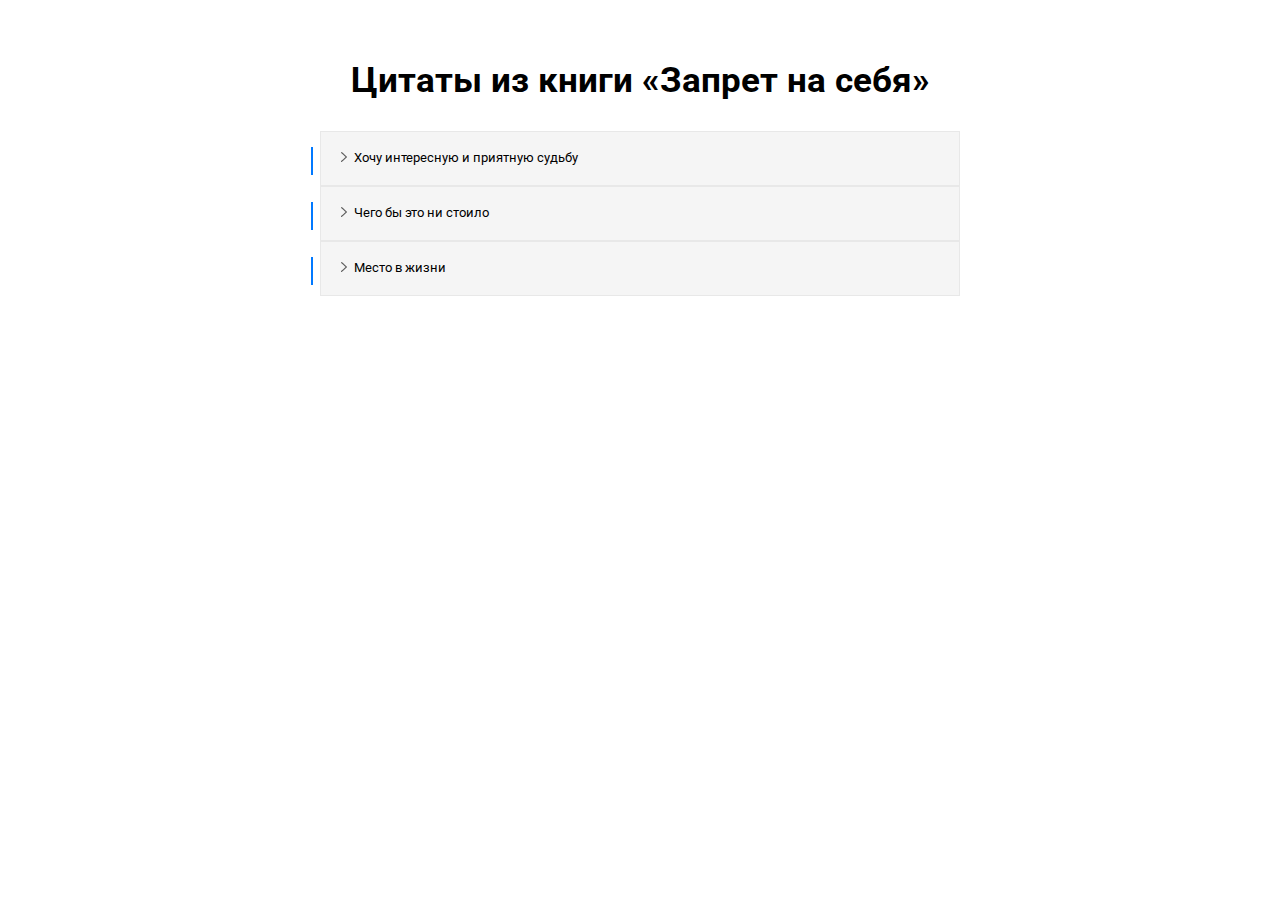
<file: tabs_Safarli/index.html>
<!DOCTYPE html>
<html lang="en">
  <head>
    <meta charset="UTF-8" />
    <meta name="viewport" content="width=device-width, initial-scale=1.0" />
    <link rel="stylesheet" href="style.css" />
    <link
      href="https://fonts.googleapis.com/css2?family=Roboto:wght@300;400;500;700&display=swap"
      rel="stylesheet"
    />
    <title>Document</title>
  </head>
  <body>
    <h1>Цитаты из книги «Запрет на себя»</h1>
    <div class="wrapper">
      <div>
        <input type="checkbox" name="tab" id="tab-1" />
        <label for="tab-1">Хочу интересную и приятную судьбу </label>
        <div class="tab-content">
          <h2>Не все люди</h2>
          <p>
            Вовсе не все люди в состоянии построить сами свою судьбу так, как им
            хочется. Это было бы слишком просто, если бы все нажимали кнопку:
            «<a href="#">Хочу интересную и приятную судьбу</a>» и получали бы
            ее, сахарным сиропом политую.
          </p>
          <br />
          <p>
            Не у всех одинаковые стартовые данные, ни у всех были хорошие семьи,
            не все верят в себя, идут напролом. Если одним победа дается, хоть и
            с трудом, то других она просто обходит стороной. Просто у всех
            разная судьба. Но в любом случае каждый должен до последнего быть на
            плаву. Ради себя, прежде всего!
          </p>
          <br />
          <p>
            Все зависит от отношения к ситуации: кто-то скажет, что ему вообще
            не везет, все рушится и поставит на себе крест, а другой поймет,
            что, значит, не туда идет, что есть другие дороги и надо
            наслаждаться тем, что есть, пробовать, не бояться, да, поныть
            иногда, но утром проснуться и шагать дальше.
          </p>
        </div>
      </div>
      <div>
        <input type="checkbox" name="tab" id="tab-2" />
        <label for="tab-2">Чего бы это ни стоило</label>
        <div class="tab-content">
          <h2>Правил не существует</h2>
          <p>
            Чего бы это ни стоило – никогда не поздно, никогда не рано стать
            тем, кем ты хочешь стать. <a href="#"> Временных рамок нет</a>,
            можешь начать когда угодно. Можешь измениться или остаться прежним –
            правил не существует.
          </p>
          <img src="./book.png" alt="Book" />
        </div>
      </div>
      <div>
        <input type="checkbox" name="tab" id="tab-2" />
        <label for="tab-1">Место в жизни </label>
        <div class="tab-content">
          <h2>Место в жизни</h2>
          <p>
            Любишь жизнь и одновременно понимаешь, что найти свое истинное место
            в ней – самая сложная задача бытия.«<a href="#">Место в жизни</a>» –
            это не любовь или карьера. Это нечто большее, внутреннее, очень
            свое. Это когда смотришь на небо и понимаешь, что под одним из
            облаков твое место, пусть маленькое, но твое…
          </p>
        </div>
      </div>
    </div>
  </body>
</html>
</file>
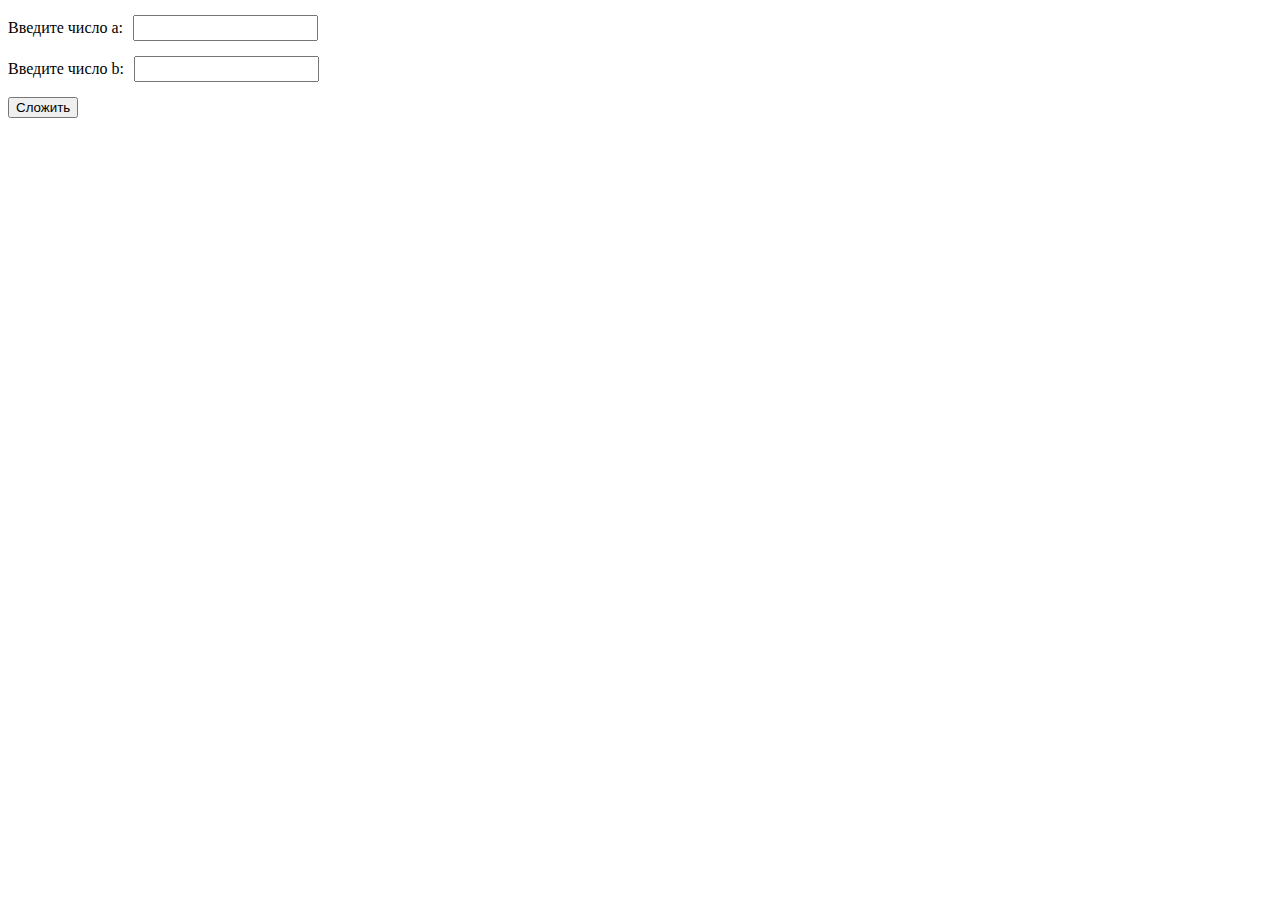
<file: hw19/hw-2/index.html>
<!DOCTYPE html>
<html lang="en">
<head>
    <meta charset="UTF-8">
    <meta name="viewport" content="width=device-width, initial-scale=1.0">
    <title>BeeInterns</title>
    <style>
        .form-row {
            display: flex;
            align-items: center;
            margin: 15px 0;
        }

        .styled-input {
            margin-left: 10px;
            height: 20px;
        }
    </style>
</head>
<body>
    <form action="#" method="GET">
        <div class="form-row">
            <label for="numberA">Введите число а: </label>
            <input class="styled-input" name="numberA" id="numberA" type="number" minlength="1" required>
        </div>
        <div class="form-row">
            <label for="numberB">Введите число b: </label>
            <input class="styled-input" name="numberB" id="numberB" type="number" minlength="1" required>
        </div>
        <button type="submit">Сложить</button>
    </form>

    <script src="./hw.js"></script>
    <script src="./script.js"></script>
</body>
</html>
</file>
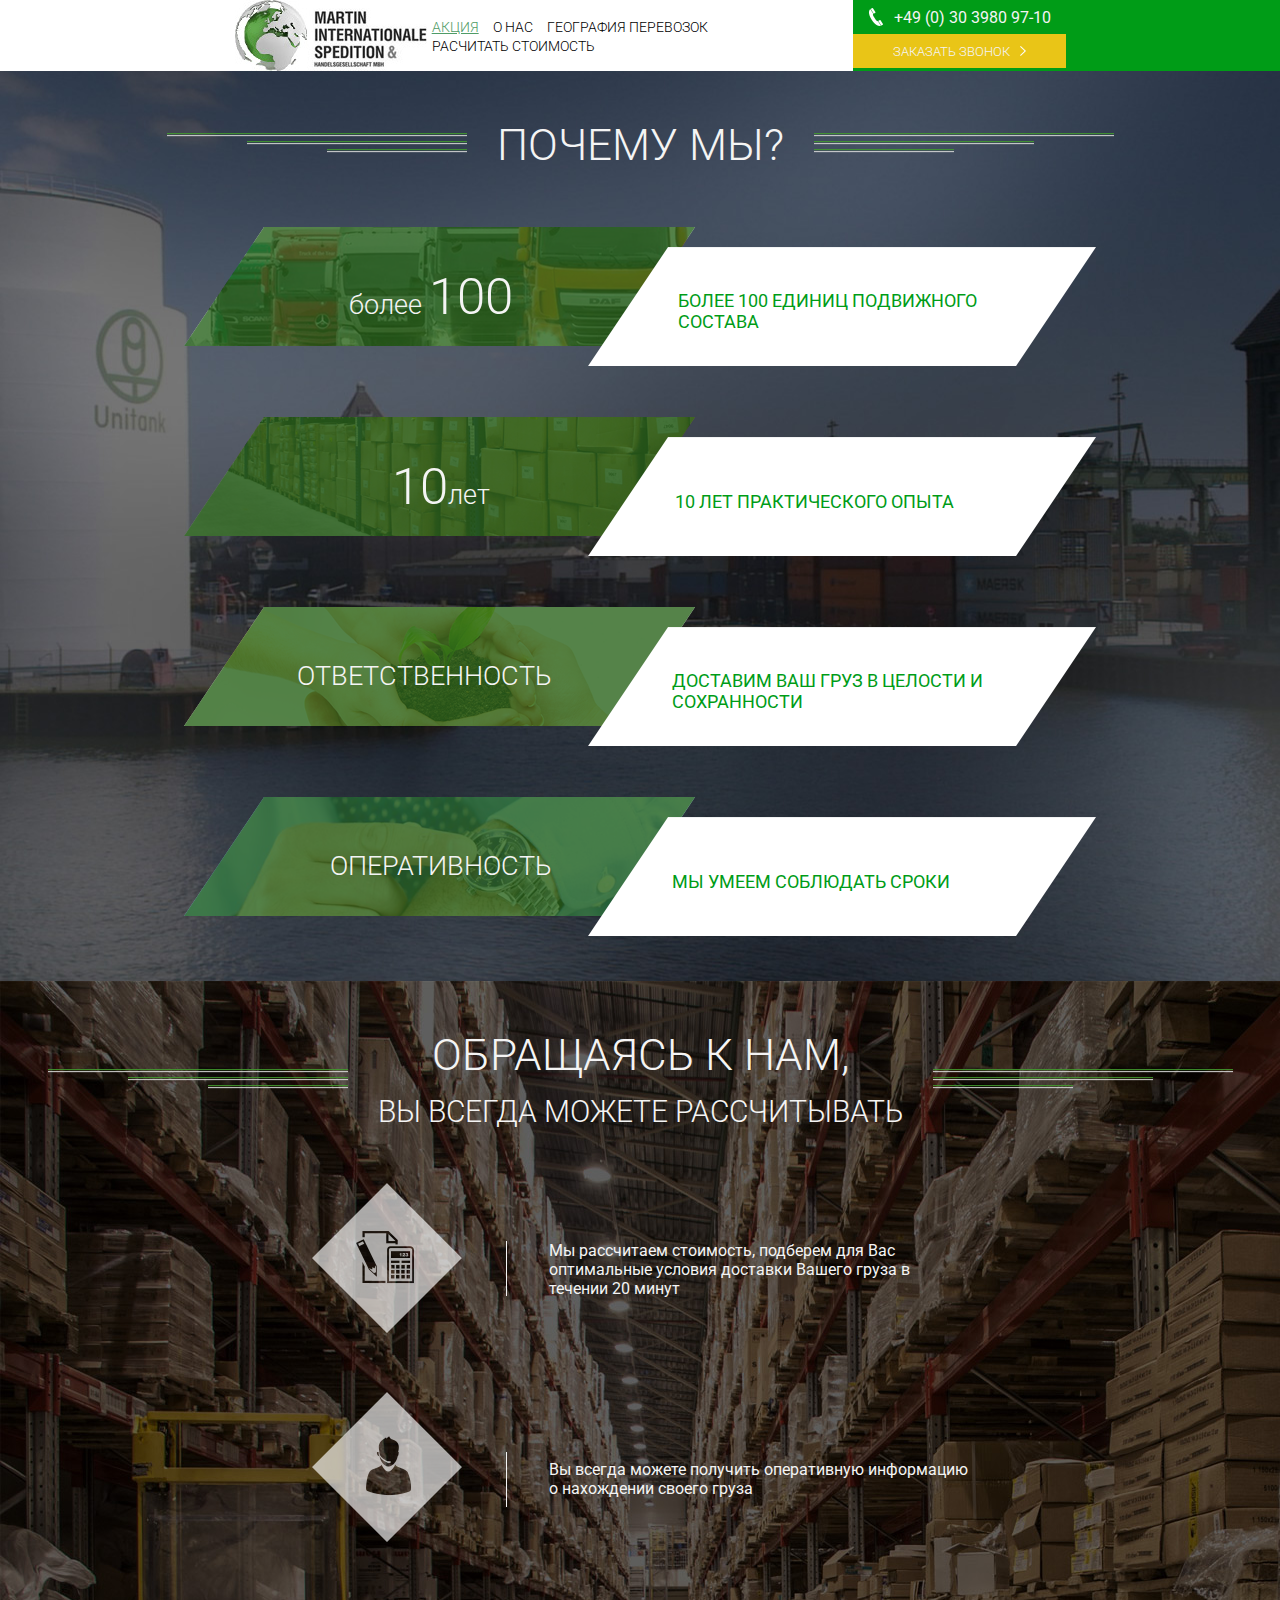
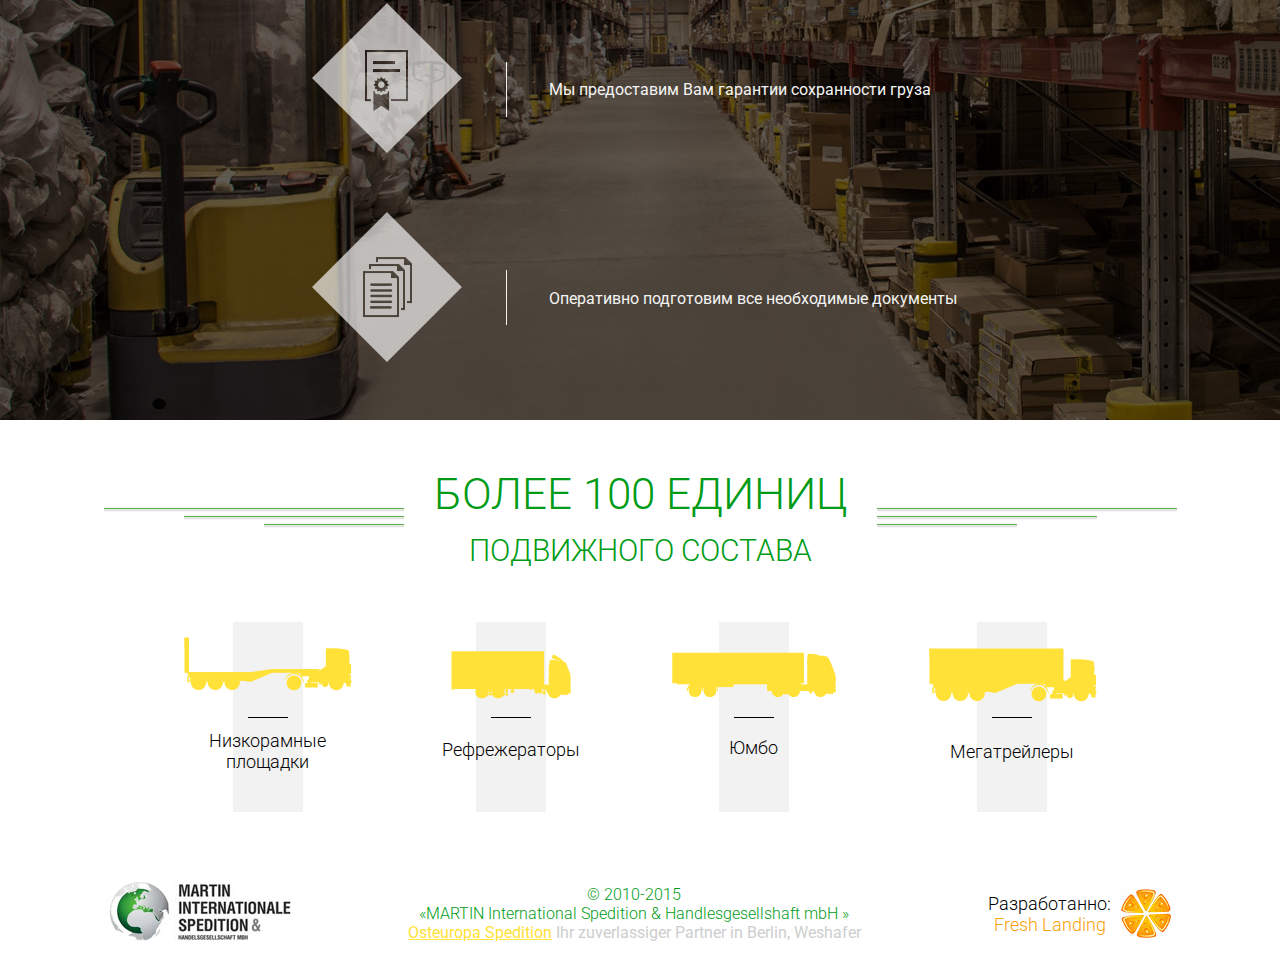
<file: lending1/html/index.html>
<!DOCTYPE html>
<html lang="en">
  <head>
    <meta charset="UTF-8" />
    <meta name="viewport" content="width=device-width, initial-scale=1.0" />
    <title>Martin International Spedition</title>
    <link
      href="https://fonts.googleapis.com/css2?family=Roboto:ital,wght@0,100;0,300;0,400;0,500;0,700;0,900;1,300&display=swap"
      rel="stylesheet"
    />
    <link rel="stylesheet" href="./styles/style.css" />
  </head>
  <body>
    <div class="wrapper">
      <header class="header">
        <div class="header__logo">
          <img src="./images/logo.jpg" alt="logo" />
        </div>

        <nav class="header__nav">
          <ul>
            <li class="header__nav__item">
              <a class="header__link--active" href="#">Акция</a>
            </li>
            <li class="header__nav__item">
              <a class="header__link" href="#">О нас</a>
            </li>
            <li class="header__nav__item">
              <a class="header__link" href="#">География перевозок</a>
            </li>
            <li class="header__nav__item">
              <a class="header__link" href="#">Расчитать стоимость</a>
            </li>
          </ul>
        </nav>

        <div class="header__wrapper">
          <div class="header__contacts">
            <div class="header__contacts__phone">
              <img src="./images/tel.png" alt="phone" />
              <p>+49 (0) 30 3980 97-10</p>
            </div>
            <button class="header__btn">
              Заказать звонок <img src="./images/arr-1.png" />
            </button>
          </div>
        </div>
      </header>

      <div class="showcase showcase--why">
        <div class="showcase__header">
          <h1>Почему мы?</h1>
        </div>
        <div class="showcase__cards">
          <div class="showcase__card why-1">
            <div class="card__text--stat">
              <p>более <span class="fs-large">100</span></p>
            </div>
            <p class="card__text">
              более 100 единиц подвижного <br />
              состава
            </p>
          </div>
          <div class="showcase__card why-2">
            <div class="card__text--stat">
              <p><span class="fs-large">10</span>лет</p>
            </div>
            <p class="card__text">
              10 лет практического опыта
            </p>
          </div>
          <div class="showcase__card why-3">
            <div class="card__text--stat">
              <p>ОТВЕТСТВЕННОСТЬ</p>
            </div>
            <p class="card__text" id="why3">
              доставим ваш груз в целости и <br />
              сохранности
            </p>
          </div>
          <div class="showcase__card why-4">
            <div class="card__text--stat">
              <p>ОПЕРАТИВНОСТЬ</p>
            </div>
            <p class="card__text">
              мы умеем соблюдать сроки
            </p>
          </div>
        </div>
      </div>

      <div class="showcase showcase--features">
        <div class="showcase__header">
          <h1>
            Обращаясь к нам,<br />
            <span class="fs-md">вы всегда можете рассчитывать</span>
          </h1>
        </div>

        <div class="showcase__features">
          <div class="showcase__feature">
            <div class="feature__icon">
              <img src="./images/us1.png" />
            </div>

            <div class="feature__text">
              <p>
                Мы рассчитаем стоимость, подберем для Вас <br />оптимальные
                условия доставки Вашего груза в <br />
                течении 20 минут
              </p>
            </div>
          </div>

          <div class="showcase__feature">
            <div class="feature__icon">
              <img src="./images/us2.png" />
            </div>

            <div class="feature__text">
              <p>
                Вы всегда можете получить оперативную информацию <br />
                о нахождении своего груза
              </p>
            </div>
          </div>

          <div class="showcase__feature">
            <div class="feature__icon">
              <img src="./images/us3.png" />
            </div>

            <div class="feature__text">
              <p>
                Мы предоставим Вам гарантии сохранности груза
              </p>
            </div>
          </div>

          <div class="showcase__feature">
            <div class="feature__icon">
              <img src="./images/us4.png" />
            </div>

            <div class="feature__text">
              <p>
                Оперативно подготовим все необходимые документы
              </p>
            </div>
          </div>
        </div>
      </div>

      <div class="showcase showcase--wagons">
        <div class="showcase__header">
          <h1>
            Более 100 Единиц<br />
            <span class="fs-md">подвижного состава</span>
          </h1>
        </div>

        <div class="showcase__wagons">
          <div class="wagon">
            <div class="wagon__img">
              <img src="./images/image_part_001.png" />
            </div>
            <div class="wagon__text">
              <p>
                Низкорамные <br />
                площадки
              </p>
            </div>
            <div class="wagon_rec"></div>
          </div>

          <div class="wagon">
            <div class="wagon__img">
              <img src="./images/image_part_002.png" />
            </div>
            <div class="wagon__text">
              <p>
                Рефрежераторы
              </p>
            </div>
            <div class="wagon_rec"></div>
          </div>

          <div class="wagon">
            <div class="wagon__img">
              <img src="./images/image_part_003.png" />
            </div>
            <div class="wagon__text">
              <p>
                Юмбо
              </p>
            </div>
            <div class="wagon_rec"></div>
          </div>

          <div class="wagon">
            <div class="wagon__img">
              <img src="./images/image_part_004.png" />
            </div>
            <div class="wagon__text">
              <p>
                Мегатрейлеры
              </p>
            </div>
            <div class="wagon_rec"></div>
          </div>
        </div>
      </div>

      <div class="footer">
        <div class="footer__logo">
          <img src="./images/flogo.jpg" />
        </div>

        <div class="footer__creditsContent">
          <p class="footer__copy">
            &copy; 2010-2015 <br />«MARTIN International Spedition &
            Handlesgesellshaft mbH »
          </p>
          <p class="footer__loc">
            <a href="#">Osteuropa Spedition</a> Ihr zuverlassiger Partner in
            Berlin, Weshafer
          </p>
        </div>

        <div class="footer__partners">
          <p>Разработанно: <span class="partners-text"> <br> Fresh Landing</span></p>
          <img src="./images/fresh.jpg" alt="" />
        </div>
      </div>
    </div>
  </body>
</html>
</file>
<file: adaptive_16/style.css>
html {
  font-size: 62.5%; /* 10px */
}

* {
  font-family: "Titillium Web", sans-serif;
  padding: 0;
  margin: 0;
  color: #ffff;
  font-weight: 400;
}

.show-case {
  background: url(./imgs/bg_mobile.png) no-repeat;
}

/*------------------------------------HEADER----------------------------*/

header {
  display: grid;
  grid-template-columns: repeat(2, 50vw);
  border-bottom: 1px solid #a3a3a3;

  box-sizing: border-box;
  max-height: 6rem;
}

header nav {
  box-sizing: border-box;
  padding: 2rem;
  max-height: 6rem;
  border-right: 1px solid #a3a3a3;
  font-size: 1.5rem;

  display: flex;
  align-items: center;
  justify-content: center;
}

header nav label {
  position: relative;
  margin-left: 2.5rem;
}

header nav input {
  appearance: none;
  -webkit-appearance: none;

  width: 2.2rem;
  height: 2.2rem;

  background: url(./imgs/toggleMenu.png) no-repeat;
}

.toggle-ul {
  display: none;
}

header nav label:after {
  content: "";
  position: absolute;
  width: 6rem;
  height: 4px;
  background: white;
  top: 3.8rem;
  left: -5px;
}

header .search {
  padding: 2rem;
  padding-left: 1rem;

  box-sizing: border-box;
  max-height: 6rem;

  display: flex;
  align-items: center;
  justify-content: flex-start;
  box-sizing: border-box;
}

.search input {
  background: none;
  border: none;
  font-size: 1.3rem;
  outline: none;
  margin-left: 1rem;
  box-sizing: border-box;
  max-width: 13rem;
}

/*------------------------------------HEADER----------------------------*/

/*------------------------------------PRODUCT-CARD----------------------------*/
.product-card {
  padding: 2rem;
  padding-bottom: 0rem;
}

.product-name {
  font-size: 2.5rem;
  font-weight: bold;
  line-height: 3rem;

  margin-bottom: 1.5rem;
}

.product-card ul li {
  list-style-type: none;
  margin-bottom: 1rem;
}

.product-card ul li:nth-child(-n + 2) {
  display: flex;
  align-items: center;
}

.product-card ul li:nth-child(-n + 2) button {
  background: none;
  border: none;
  outline: none;
}

.product-card ul li:nth-child(2) {
  margin-bottom: 1.5rem;
}

.product-card ul div button img {
  width: 2rem;
  height: 2rem;
  margin-right: 1rem;
}

.star {
  display: inline-block;
  box-sizing: border-box;
  margin-right: 1rem;
  width: 1.5rem;
}

.product-card ul li:last-child .feature {
  display: inline;
}

.featureName {
  font-size: 1.5rem;
  display: block;
}

.product-card ul li:last-child {
  display: block;
}

.feature {
  font-size: 1.7rem;
}

/* ------------------------------SIGN UP------------------ */
.sign-up-cont {
  display: flex;
  flex-direction: column;
  align-items: center;
  justify-content: center;

  background-color: #1f1f2f;
  padding: 3rem 2rem;
  padding-bottom: 2rem;
}

.sign-up-info {
  color: #ffffff;
  font-size: 1.7rem;
  letter-spacing: 0.15px;
  margin-bottom: 2rem;
}

form {
  display: flex;
  flex-direction: column;
  align-items: center;
  justify-content: center;
}

.input {
  box-sizing: border-box;
  border-radius: 10px;
  padding: 1rem 4rem;
  color: #82868e;
  font-size: 1.7rem;

  width: 28rem;
  height: 3.5rem;
  margin-bottom: 2rem;
  border: none;
}

form div {
  position: relative;
}

form div:first-child::before {
  content: "";
  background: url("./imgs/cc.svg") no-repeat center;
  width: 1.5rem;
  height: 1.5rem;
  position: absolute;
  top: 10px;
  left: 10px;
}

form div:nth-child(2)::before {
  content: "";
  background: url("./imgs/mail2.svg") no-repeat center;
  width: 1.5rem;
  height: 1.5rem;
  position: absolute;
  top: 10px;
  left: 10px;
}

.input-submit {
  background: #f92251;
  color: #ffffff;
  padding-bottom: 3rem;
}

/*------------------- FOOTER*/
.footer {
  background: #404754;
  padding: 2rem;
}

.links {
  display: flex;
  flex-direction: column;
  margin-bottom: 2rem;
}

.link, .copyrights {
  color: #bac5d3;
  font-size: 1.7rem;
  margin-top: 0.8px;
}
</file>
<file: adaptive_16/tablet.css>
@media (min-device-width: 768px) {
  .show-case {
    background: url(./imgs/bg_big.png) no-repeat;
  }

  /*------------------------------------HEADER----------------------------*/
  header {
    grid-template-columns: 1fr 3fr;
  }

  header nav {
    font-size: 1.8rem;
  }

  header nav img {
    height: 3.5rem;
  }

  header .search input {
    font-size: 1.4rem;
    max-width: 100%;
  }

  .search label img {
    height: 2rem;
    margin-left: 4rem;
  }

  header nav input {
    width: 4rem;
    height: 4rem;
    background-size: 100%;
  }
  /*------------------------------------HEADER----------------------------*/

  /*------------------------------------PRODUCT-CARD----------------------------*/
  .product-card {
    padding-bottom: 3.5rem;
    padding-left: 9rem;
  }

  .product-name {
    font-size: 9rem;
    line-height: 10rem;

    margin-bottom: 3rem;
  }

  .product-card ul li {
    margin-bottom: 0rem;
  }

  .product-card ul div {
    display: flex;
  }

  .product-card ul div:first-child li:first-child {
    margin-right: 5rem;
  }

  .product-card ul div:first-child li {
    display: flex;
    flex-direction: row;
  }

  .product-card ul div li button > img {
    box-sizing: border-box;
    width: 5rem;
    height: 5rem;
    margin-right: 2.2rem;
  }

  .star {
    margin-right: 1.7rem;
    width: 2.3rem;
  }

  .product-card ul div:first-child {
    margin-bottom: 2.5rem;
  }

  .product-card ul div:nth-child(2) li {
    display: flex;
    flex-direction: column;
    align-items: flex-start;
    margin-bottom: 0;
    margin-right: 7.2rem;
  }

  .star_container{
    display: flex;
    justify-content: center;
    align-items: center;
  }

  .featureName {
    font-size: 1.8rem;
    margin-bottom: 1rem;
  }

  .feature {
    font-size: 2.4rem;
  }

  .flex-cont{
    flex-wrap: wrap;
  }
  .flex-cont li {
    flex-basis: 100%;
  }

  /* ------------------------------SIGN UP------------------ */
  .sign-up-info {
    text-align: center;
    font-size: 2.5rem;
    width: 53rem;
    letter-spacing: 0.3px;
  }

  form > div {
    display: flex;
  }

  .sign-up-info span{
    display: block;
  }

  .input{
    width: 21rem;
  }

  .input:first-of-type{
    margin-right: 3rem;
  }

  .input-submit{
    width: 45rem;
  }


/*------------------- FOOTER*/
  .links {
    display: flex;
    flex-direction: row;
    margin-bottom: 2rem;
  }

  .link{
    margin-right: 3rem;
    margin-top: 0;
    font-size: 2rem;
  }

  .copyrights{
    font-size: 2rem;
  }
}
</file>
<file: adaptive_16/desktop.css>
@media (min-device-width: 1440px) {
  body {
    max-width: 1440px;
    margin: 0 auto;
    background: #533e2f;
  }

  .show-case {
    background: url(./imgs/Background.png) no-repeat;
  }

  /*------------------------------------HEADER----------------------------*/
  header nav {
    display: flex;
    align-items: center;
    justify-content: flex-end;

    padding: 4rem;

    position: relative;
  }

  header nav input {
    background: url(./imgs/domo-kun-logo.png) 100%;
    width: 6.5rem;
    height: 8rem;
    position: absolute;
    left: 4rem;
  }

  .search {
    margin-top: 1rem;
  }

  .toggle-ul {
    display: block;
  }

  header {
    max-height: 8rem;
    grid-template-columns: 3fr 1.5fr;
  }

  .toggle-ul li a {
    font-size: 1.8rem;
    text-decoration: none;
  }

  .toggle-ul ul li {
    display: inline-block;
    margin: 2.5rem;
  }

  .toggle-ul ul li:first-child {
    margin-left: 5rem;
  }

  header nav label:after {
    top: 4.9rem;
    left: -0.1rem;
  }
  /*------------------------------------HEADER----------------------------*/

  /*------------------------------------PRODUCT-CARD----------------------------*/
  .flex-cont li {
    flex-basis: initial;
  }

  .product-card {
    padding: 8rem 0 13rem 21rem;
  }

  /* ------------------------------SIGN UP------------------ */
  .sign-up-info {
    width: 78rem;
    font-size: 3.5rem;
    letter-spacing: 0.3px;
  }

  form {
    display: flex;
    flex-direction: row;
  }

  .input:first-of-type {
    margin-right: 3rem;
  }

  .input {
    width: 30rem;
  }

  .input-submit {
    width: 30rem;
  }

  /*------------------- FOOTER*/
  .footer {
    background: #404754;
    padding: 2rem 4rem;
    display: flex;
    align-items: center;
    justify-content: cetner;
  }

  .link {
    margin-right: 4rem;
  }

  .links{
    margin-bottom: 0;
  }

  .copyrights{
    justify-self: end;
    margin-left: auto;
  }
}
</file>
<file: beats/styles/main.css>
* {
  padding: 0;
  margin: 0;
  font-family: "Roboto", sans-serif;
}

.link {
  text-decoration: none;
}

.logo{
    width: 50px;
    height: 50px;
}
</file>
<file: beats/styles/nav.css>
.header {
  box-sizing: border-box;
  width: 100%;
  position: fixed;
  z-index: 1;

  display: flex;
  align-items: center;
  justify-content: space-between;
  padding: 14px 95px;
  background: rgba(0, 0, 0, 0.47);
}

.nav__link {
  margin-right: 120px;
  font-size: 15px;
  font-weight: 500;
  letter-spacing: 1.91px;
  color: #fff;
}

.nav__link:last-child {
  margin-right: 0;
}

.nav__icon {
  margin-right: 46px;

  width: 25px;
  height: 25px;
  display: inline-block;
}

.nav__icon img {
  width: 100%;
  height: auto;
}

.nav__icon:last-child {
  margin-right: 0;
}
</file>
<file: beats/styles/showcase.css>
.showcase{
    background: #2B2835;
}

.shocase__wrapper{
    display: flex;
    align-items: center;
    justify-content: flex-end;

    max-width: 1240px;

    margin: 0 auto;
}

.showcase__img{
    position: absolute;
    top: 0px;
    right: 650px;
}

.showcase__info{
    width: 100%;
    max-width: 510px;
    padding: 200px 0 180px;
}

.info__subtitle{
    color: #fff;
    font-weight: 500;
    letter-spacing: 1px;
    margin-bottom: 14px;
}

.info__title{
    font-size: 40px;
    font-weight: bold;
    color:#fff;
    line-height: 43px;
    margin-bottom: 40px;
}

.info__offer{
    display: flex;
    align-items: center;
    margin-bottom: 14px;
}

.price{
    font-size: 40px;
    color:#fff;
    margin-right: 40px;
}

.btn{
    cursor: pointer;
    padding: 13px 50px;
    font-size: 14px;
    font-weight: 500;
    border:none;
    border-radius: 20px;
    outline: none;
}

.btn--yellow{
    cursor: pointer;
    background-color: #FFC700;
}

.info__description{
    font-size: 13px;
    font-weight: 500;
    color: #FFC700
}
</file>
<file: beats/styles/product_showcase.css>
.product__showcase{
    padding: 50px 90px 0;
}

.product__showcase__wrapper{
    display: flex;
    align-items:center;
    justify-content: space-between;
}

.product__info{
    color: #2B2835;
}

.product_img{
    border:none;
    background:none;
    cursor: pointer;
    position: relative;
    text-align: center;
}

.product_img::after{
    content: url('../img/dots.png');
    position: absolute;
    top: 614px;
    left: 348px;
}

.product__title{
    font-size: 50px;
    font-weight: bold;
    line-height: 55px;
    margin-top: 8px;
    margin-bottom: 20px;

    position: relative;
}

.product__title::after{
    content: '+'; 
    position: absolute;
    top: -32px;
    left: 235px;
}

.product__choose__title{
    font-size: 40px;
    line-height: 55px;
    margin-bottom: 10px;
}

.product__choose__subtitle{
    margin-bottom: 15px;
}

.colorsGroupe{
    display: flex;
    align-items:center;
    margin-bottom: 46px;
}

.color-btn{
    border:none;
    background: none;
    padding: 4.5px;
    margin-right: 14px;
    cursor: pointer;
}

.color-btn .color_circle{
    display: inline-block;
    box-sizing: border-box;
    width: 46px;
    height: 46px;
    border:none;
    border-radius: 100px;
    box-shadow: 0 0 4px 3px #EAEAEA;
}

.color-btn-active{
    border-radius: 100px;
    border: 1px solid black;
}

.color_circle-wht{
    background:#fff;
}

.color_circle-red{
    background:#DD5656;
}

.color_circle-blck{
    background:black;
}

.product__offer{
    display: flex;
    align-items:center;
}

.product__price{
    font-size: 40px;
    margin-right: 50px;
}

.btn--black{
    cursor: pointer;
    color: #fff;
    background: black;
}

.product__offer__description{
    margin-top: 15px;
    font-size: 13px;
    font-weight: 500;
    line-height: 20px;
    color: rgba(0,0,0,.51)
}
</file>
<file: beats/styles/productList.css>
.productList {
  padding: 0 92px 70px 92px;

  display: flex;
  align-items: center;
  justify-content: space-between;
  position: relative;
}

.productCard {
  position: relative;

  box-sizing: border-box;
  max-width: 400px;
  height: 560px;
  padding: 0 80px 42px 50px;
  background: #f8f8f9;

  display: flex;
  flex-direction: column;
  justify-content: flex-end;
}

.product__img{
  position: absolute;
  z-index: 0;
  top: 40px;
  right: 30px;
}

.productCard_2 .product__img{
  top: -10px;
}


.productCard__name {
  font-size: 50px;
  font-weight: 500;
  line-height: 55px;
}

.productCard__offer {
  display: flex;
  align-items: center;
  justify-content: flex-start;
}

.productCard__description {
  font-size: 14px;
  line-height: 21px;
  margin-bottom: 21px;
}

.productCard__offer .product__price {
  color: #9d8220;
  font-weight: 500;
  font-size: 25px;
}

.productCard__offer .btn {
  cursor: pointer;
  padding: 11px 32px;
}
</file>
<file: beats/styles/footer.css>
.footer{
    background: #2B2835;
}

.footer__nav{
   display: flex;
   align-items: stretch;
   justify-content: space-around;

   padding: 55px 135px;
}

.footer__nav__el{
    display: flex;
    flex-direction: column;
    justify-content: flex-start;
}

.footer__nav__title{
    color: #fff;
    font-size: 24px;
    line-height: 31px;
    font-weight: 500;
}

.footer__nav__link{
    color: #B8B8B8;
    font-size: 13px;
    line-height: 22px;
    font-weight: 500;
}

.footer__copy{
    text-align: center;
    font-size: 12px;
    font-weight: 500;
    color: #B8B8B8;
    padding-bottom: 22px;
}
</file>
<file: BeeInterns1/style.css>
/* CSS Variables */
:root {
  --dark: #000000;
  --grey: #d8d8d8;
  --light: #f2f2f2;
  --white: #ffffff;
}

* {
  box-sizing: border-box;
  font-family: "Abel", sans-serif;
  margin: 0;
  padding: 0;
  font-size: 62.5%;
  font-weight: normal;
}

.header {
  min-height: 90px;
  padding: 0 50px;
}

.page_header {
  background: var(--white);
  display: flex;
  align-items: center;
  justify-content: space-between;
}

.logo {
  background: var(--grey);
  width: 55px;
  height: 55px;
  border-radius: 50%;
}

.nav {
  display: flex;
  list-style: none;
}

.header_nav {
  float: right;
}

.nav_item {
  background: var(--grey);
  margin: 0 20px;
  height: 31px;
  width: 134px;
}

.header_nav .nav_item:last-child {
  margin-right: 0rem;
}

/*----------------------------------------------------*/

/* .banner{

} */

.page_banner {
  padding: 12rem 13rem;
  background: var(--grey);
}

.banner_title {
  font-size: 6rem;
  line-height: 76px;
}

.banner_subtitle {
  font-size: 3.6rem;
  line-height: 46px;
}

.banner_btns {
  margin-top: 3rem;
}

.btn {
  border: none;
  font-size: 2.6rem;
  text-align: center;
  padding: 1.5rem 7rem;
  line-height: 3.3rem;
}

.btn:first-child {
  margin-right: 2.5rem;
}

.btn-white {
  background: var(--white);
}

.btn-black {
  background: var(--dark);
  color: var(--white);
}
/*--------------------ARTICLE ROW--------------------------------------------------*/

.articles {
  padding: 8rem 11rem;
  font-size: 30px;
}

.page_articles-row {
  display: flex;
  align-items: center;
  justify-items: center;
  justify-content: center;
}

.article {
  max-width: 38rem;
  margin: 0 2rem;
}

.img {
  background: var(--grey);
  height: 24rem;
  max-width: 38rem;
  margin-bottom: 3rem;
}

.article_content {
  min-width: 37rem;
}

.article_header {
  font-size: 3rem;
  line-height: 38px;
}

.article_text {
  font-style: normal;
  font-size: 18px;
  line-height: 30px;
  margin-bottom: 4rem;
}

.article_text-footer {
  color: #787878;
  font-style: normal;
  font-size: 18px;
  line-height: 23px;
  text-decoration: none;
}

/*----------FORM----------------------------------------------------------------*/
.form {
  background: var(--grey);
  display: flex;
  flex-direction: column;
  align-items: center;
  justify-items: center;
  height: 40rem;
  padding: 13rem;
}

.form_title {
  text-align: center;
  font-size: 3.5rem;
  line-height: 47px;
  margin-bottom: 3rem;
}

.form_input {
  font-size: 2.6rem;
  border: none;
  line-height: 33px;
  padding: 1.5rem 20rem 1.5rem 2rem;
}

/*-----------ARTICLES COL----------------------------------------------------------------*/
.page_cards{
  padding: 8rem 12.5rem;
  display: flex;
  flex-direction: column;
  align-items:center;
  justify-items: center;
}

.cards_card{
  display: grid;
  grid-template-columns: repeat(2,1fr);
  margin-bottom: 6rem;

  grid-gap: 15px;
}

.card_content{
  max-width: 58rem;
  display: flex;
  flex-direction: column;
  justify-content: center;
  align-items: flex-end;
  padding: 0 4.5rem 0 0;
}

.content-right{
  text-align: right;
}
.content-left{
  text-align: left;
  align-items: flex-start;
  padding: 0 0 0 4.5rem;
}

.img-big{
  background: var(--grey);
  max-width: 58.8rem;
  height: 38.6rem;
  margin: 0;
}

/*----------------------FOOTER----------------------------------------------------------------------------*/
.footer{
  height: 41rem;
  background:var(--grey);
  display: flex;
  flex-direction: column;
  align-items: center;
  justify-items: center;
  padding: 9.7rem 22.2rem;
}

.footer_info{
 display: flex;
 flex-direction: column;
 align-items:center;
 justify-items: center;
 border-bottom: 2px var(--white) solid;
 padding: 0 13rem 3rem;
}

.footer_logo{
  background: var(--white);
  margin-bottom: 3rem;
}

.footer_nav .nav_item{
  background: var(--white);
  margin: 0 4rem 0 0;
}

.footer_nav .nav_item:last-child{
  margin: 0;
}

.footer_socials{
  padding: 5rem 6.05rem 10rem;
  display: flex;
}

.footer_socials li{
  list-style-type: none;
}

.socials_icon{
  margin: 0 2.5rem;
}
</file>
<file: flex/style.css>
* {
  font-family: "Arimo", sans-serif;
  margin: 0;
  padding: 0;
}

.wrapper {
  display: flex;
}

/* /<----------------------------SIDEBAR -----------------------------> */

.sidebar {
  box-sizing: border-box;
  flex-basis: 255px;
  padding: 17px 19px 10px;
}

.sidebar__header {
  font-size: 18px;
  font-weight: bold;
  line-height: 20px;
  margin-bottom: 7px;
}

.sidebar__elements {
  display: flex;
  flex-direction: column;
  align-items: stretch;
  justify-content: center;
}

.sidebar__el {
  margin-top: 10px;
}

.sidebar__el__title {
  margin-bottom: 10px;
  font-size: 14px;
  color: #4a4a4a;
}

.sidebar__el__content {
  width: 195px;
  height: 164px;
  background: #0054fe;
  opacity: 0.04;
  border-radius: 8px;
}

/* /<--------------------------------------------------------MAIN CONTENT -----------------------------> */

.mainContent {
  flex-basis: 100%;
  background: #f5f6fa;
  padding: 17px 30px 30px;
}

.title {
  margin-bottom: 12px;
}

/* /<--------------------------------------------------------OBJECTIVES -----------------------------> */

.objectives {
  margin-bottom: 20px;
  max-width: 1124px;
}

.objectives__elems {
  display: flex;
  align-items: stretch;
  justify-content: space-around;
}

.objectives__el {
  flex-basis: 600px;
  box-sizing: border-box;

  padding: 12px 14px;
  margin-right: 30px;
  height: 185px;

  font-weight: bold;
  font-size: 14px;
  line-height: 16px;
  color: rgba(74, 74, 74, 0.5);
  background: #ffffff;
  box-shadow: 0px 2px 4px rgba(0, 0, 0, 0.0212249);
  border-radius: 5px;
}

.objectives__el:last-child {
  margin-right: 0;
}

/* /<--------------------------------------------------------PREPARATION SEC -----------------------------> */
.preparation__body {
  background: #ffffff;
  box-shadow: 0px 2px 4px rgba(0, 0, 0, 0.0212249);
  border-radius: 5px;
  padding: 26px 17px;
  box-sizing: border-box;
  width: 1124px;

  display: flex;
  justify-content: stretch;

}

.plan__section {
  display: flex;
  flex-wrap: wrap;
  max-width: 1200px;
  /* margin-right: 16px; */
}

.card {
  background: rgba(0, 84, 254, 0.04);
  border-radius: 8px;
  padding: 8px;
  box-sizing: border-box;
}

.card_title {
  font-size: 14px;
  color: #4a4a4a;
}

.card_subtitle {
  font-weight: bold;
  font-size: 14px;
  color: rgba(74, 74, 74, 0.5);
}

.card_question {
  max-height: 240px;
  max-width: 230px;
  margin-right: 16px;
}

.steps_wrapper {
  display: flex;
  align-items: stretch;

  margin-top: 16px;
  padding-bottom: 20px;
  position: relative;
}

.steps_wrapper:after {
  content: url("./Line\ 3.png");
  position: absolute;
  top: 160px;
}

.step {
  background: rgba(0, 84, 254, 0.04);
  border-radius: 8px;
  box-sizing: border-box;
  padding: 5px;

  display: flex;
  align-items: center;
  justify-content: cetner;
  height: 158px;
  width: 98px;
  margin-right: 10px;
}

.card__checkboxes {
  margin-top: 16px;
  padding: 20px;
}

.card__checkboxes .card_title {
  display: block;
}

.card_cols {
  display: flex;
  font-size: 14px;
}

input[type="checkbox"] {
  -webkit-appearance: none;
  width: 12px;
  height: 12px;
  border: #4a4a4a 1.1px solid;
  border-radius: 2px;
  outline: none;
  margin-right: 2px;
  box-sizing: border-box;
}

input[type="checkbox"]:checked:before {
  content: "";
  display: block;
  width: 9px;
  height: 12px;
  border: 0 solid #4a4a4a;
  border-width: 0 2px 2px 0;
  -webkit-transform: rotateZ(45deg);
  margin: -6px 3px;
  pointer-events: none;
}

.col1,
.col2 {
  margin-right: 20px;
}

.col1 p {
  margin-top: 10px;
  margin-left: 40px;
  font-size: 12px;
}

.col2 p:first-child {
  font-size: 14px;
  margin-bottom: 10px;
}

.col2 {
  font-size: 12px;
}

.col2 {
  display: flex;
  flex-direction: column;
  align-items: flex-start;
  justify-content: space-between;
}

form {
  margin-top: 4px;
}

.col3 {
  display: flex;
  flex-direction: column;
  align-items: stretch;
  justify-content: space-between;
  font-size: 14px;
}

.test_tasks{
  background: rgba(0, 84, 254, 0.04);
  border-radius: 8px;
  padding: 8px;
  width: 200px;
}

.test_tasks .card_subtitle{
  margin-top: 7px;
}
</file>
<file: html/css/style.css>
html {
    font-size: 62.5%
}

* {
    font-size: 1.7rem;
}

h1 {
    font-size: 3rem;
    text-align: center;
}

p {
    margin: 2rem 0;
}

.container {
    margin: 0 auto;
    max-width: 91.6rem;
}

table {
    width: 100%;
    border: none;
}

img {
    max-width: 100%;
}

td {
    padding: 1rem;
    border: none;
    border-bottom: 1px solid #e5e5e5;
}
</file>
<file: hw20/style.css>
body {
  margin: 0;
  padding: 50px 0 90px;
  color: #282828;
  background-color: #f9f9f9;
}

.form {
  margin: 0 auto;
  padding: 15px 20px;
  display: block;
  max-width: 600px;
  background-color: #fff;
  box-shadow: 0 0 20px rgba(0, 0, 0, .25);
  border-radius: 10px;
}

.heading {
  text-align: center;
  font-family: "Times New Roman", serif;
}

.labelForSearch {
  margin-bottom: 10px;
  display: block;
}

.fieldset {
  padding: 15px 10px;
  margin-bottom: 20px;
  border: 1px solid #193996;
  border-radius: 15px;
}

.legend {
  padding: 5px;
  background-color: #193996;
  color: white;
  border-radius: 10px;
}

.inputContainer {
  margin-bottom: 15px;
}

.label {
  display: inline-block;
  width: 140px;
}

.inputField {
  width: 170px;
  padding-bottom: 2px;
  border: none;
  border-bottom: 1px solid #787878;
  background-color: transparent;
  outline: none;
  font: 13px/1.4 "Times New Roman", serif;
}

.textarea {
  padding: 10px 15px;
  height: 100px;
  width: 350px;

  font: 17px/1.4 "Times New Roman", serif;
  border: 1px solid #c7c7c7;
  border-radius: 3px;
  background: #fff;
  outline-color: #193996;
  resize: none;
}

.btn {
  margin-right: 30px;
  padding: 10px;
  height: 50px;
  width: 120px;

  text-align: center;
  font: 17px/1.4 "Times New Roman", serif;
  font-weight: bold;
  cursor: pointer;
  color: #fff;
  border-radius: 10px;
  border-style: solid;
  border-width: 4px;
  outline: none;

  transition: transform .18s ease-in-out;
}

.btn:hover {
  transform: translate(0px, -10px);
}

.btn.submit {
  background-color: #4eafc9;
  border-color: #2a89a2;
}

.btn.reset {
  background-color: #dd567e;
  border-color: #c93964;
}

.btn.submit:active {
  background-color: #2a89a2;
  border-color: #1d6f85;
}

.btn.reset:active {
  background-color: #c93964;
  border-color: #ac254d;
}

.radioBtn {
  appearance: none;
  -webkit-appearance: none;

  position: relative;
  top: 6px;
  margin-right: 7px;
  margin-left: 10px;

  border-radius: 50%;
  width: 15px;
  height: 15px;

  border: 2px solid #193996;

  outline-style: none;
}

.radioBtn:checked {
  border: 4px solid #193996;
  background-color: #ffeb3b;
}

.radioBtn:focus {
  box-shadow: 0 0 0 0.2em rgba(25, 57, 150, .5);
}
</file>
<file: shopper/styles/style.css>
html {
  font-size: 62.5%;
}

* {
  font-family: "Roboto", sans-serif;
  font-size: 1.4rem;
  margin: 0;
  padding: 0;
}

/* <---------------------REUSABLE ---------------------> */

.btn {
  padding: 1.2rem 3rem;
  background: none;
  color: #757575;
  border: 1px solid #757575;
  border-radius: 0.5rem;
  outline: none;
}

.btn__submit {
  color: #f4f4f4;
  background: #007aff;
  border: none;
  border-radius: 0.5rem;
  padding: 1.2rem;
  font-weight: 500;
  outline: none;
}

.icon {
  background: none;
  border: none;
}

.input {
  border: 1px solid #c6c6c5;
  border-radius: 0.5rem;
  padding: 1.1rem 1.5rem;
  color: #878786;
  outline: none;
}

.input__title {
  display: block;
  font-weight: 500;
  margin-bottom: 0.9rem;
}

.link {
  text-decoration: none;
}

.description {
  color: #878786;
  letter-spacing: 0.4px;
  word-spacing: 1px;
}

.nav {
  display: flex;
  align-items: center;
  justify-content: space-between;
}

.nav__el {
  display: inline-block;
}

.searchForm__input {
  border: 1px solid #e0e0e0;
  color: #757575;
  width: 32.5rem;
  outline: none;
}

.searchForm__btn {
  width: 7.5rem;
  margin-left: -4.5rem;
  border-top-left-radius: 0;
  border-bottom-left-radius: 0;
  outline: none;
}
/* <------------------------------------HEADER------------------------------------> */

/* <---------------------------MAIN HEADER-------------------> */
.mainHeader {
  box-sizing: border-box;
  width: 100%;
  display: flex;
  align-items: center;
  padding: 3.3rem 8rem 2.7rem 8rem;
}

.mainHeader__searchForm {
  width: 100%;
  margin-left: 15rem;
}

.mainHeader__btns {
  width: 100%;
  display: flex;
  align-items: center;
  justify-content: flex-end;
  margin-left: 24rem;
}

.mainHeader__btns button {
  margin-right: 2.6rem;
}

.mainHeader__btns button:last-child {
  margin-right: 0;
}

/* <----------------------------SUB HEADER ---------------------> */
.subHeader {
  box-sizing: border-box;
  width: 100%;
  background: #f4f4f4;
  padding: 1.4rem 0 1.4rem 8rem;
}

.subHeader__nav {
  width: 90rem;
}

.subHeader__nav .nav__link {
  color: #737270;
  font-size: 1.5rem;
}

/* <----------------------------APPLICATION -------------------------------------------------> */

.application__title {
  font-size: 2.6rem;
  text-align: center;
  margin: 4rem auto 3.5rem auto;
}
/* <----------------------------APPLICATION MENU ---------------------> */
.application__menu {
  width: 93rem;
  margin: 0 auto 2rem auto;
}

.application__nav .nav__link {
  color: #878786;
}

.application__nav .link__active {
  color: #007aff;
}

/* <----------------------------APPLICATION BODY ---------------------> */
.application__body {
  margin: 0 auto;
  margin-bottom: 9.7rem;
  box-sizing: border-box;
  border: 1px solid #c6c6c5;
  border-radius: 0.5rem;
  padding: 4rem 2rem;
  padding-bottom: 3rem;
  max-width: 970px;
}

/* <----------------------------APPLICATION NAME FORMS ---------------------> */
.application_nameForms {
  margin-bottom: 4rem;
}

.application_nameForms .input__groupe {
  display: grid;
  grid-template-columns: auto 1fr 1fr 1fr;
  grid-gap: 2rem;
}

.application_nameForms .input:first-of-type {
  margin-right: 1rem;
}

/* <----------------------------APPLICATION TITLE FORM ---------------------> */
.application__titleForm input {
  display: block;
  box-sizing: border-box;
  width: 100%;
  color: #9b9b9a;
}

/* <----------------------------APPLICATION CONTACTS FORMS ---------------------> */
.application__contacts {
  margin-top: 5rem;
  margin-bottom: 5rem;
}

.application__subTitle {
  color: #007aff;
  font-weight: 500;
  border-bottom: 1px solid #c6c6c5;
  padding-bottom: 1rem;
  margin-bottom: 1.5rem;
}

.application__contactForms {
  display: grid;
  grid-template-columns: repeat(3, 1fr);
  grid-gap: 2rem;
  row-gap: 3rem;
}

.application__form .input {
  box-sizing: border-box;
  width: 100%;
}

.application__form .description {
  margin-top: 1rem;
}

/* <----------------------------APPLICATION FOOTER ---------------------> */
.application__footer {
  padding: 0 1rem;
  display: flex;
  align-items: center;
  justify-content: space-between;
}

/* <---------------------------------------------------FOOTER -------------------------------------------------> */

.footer__secondary {
  width: 97rem;
  margin: 0 auto;
  padding-bottom: 3rem;
  display: flex;
  align-items: flex-start;
  justify-content: space-between;
}

.footer__title {
  font-size: 2.4rem;
  font-weight: 500;
  margin-bottom: 1rem;
}

.footer__linksSection ul {
  list-style-type: none;
}

.footer__linksSection .link {
  color: #1c1c1b;
  font-weight: 500;
  line-height: 30px;
}

.footer__linksSection:last-child li {
  display: flex;
  align-items: center;
}

.footer__linksSection img {
  margin-right: 7px;
}

.footer__copy{
  margin: 0 8rem;
  padding: 2rem 0;
  text-align: center;
  border-top:#C6C6C5 solid 1.3px;
  line-height: 25px;
}
</file>
<file: tabs_Safarli/style.css>
* {
  font-family: "Roboto", sans-serif;
  padding: 0;
  margin: 0;
}

body{
  padding-bottom: 100px;
}

.wrapper {
  margin: 0 auto;
  max-width: 640px;

  display: flex;
  flex-direction: column;
}

h1 {
  font-weight: bold;
  font-size: 35px;
  text-align: center;
  margin-bottom: 30px;
  margin-top: 60px;
}

.wrapper > div{
  font-size: 13px;

  background: #f5f5f5;
  border: 1px solid #e8e8e8;
  position: relative;
  vertical-align: middle;
}

.tab-content:before {
  content: "";
  box-sizing: border-box;
  height: 102%;
  position: absolute;
  border: 1.5px solid #0179ff;
  background: #0179ff;
  left: -10px;
  top: -11px;
}

.wrapper > div:before {
  content: "";
  box-sizing: border-box;
  height: 28px;
  position: absolute;
  border: 1.5px solid #0179ff;
  background: #0179ff;
  left: -10px;
  top: 15px;
}

.wrapper div label {
  position: absolute;
  top: 18px;
}

.wrapper input {
  appearance: none;
  -webkit-appearance: none;

  width: 6px;
  height: 10px;
  margin: 20px;
  margin-right: 7px;

  background: url(./str.png) no-repeat 100%;

  outline-style: none;
  position: relative;
}

.wrapper input:checked {
  width: 6px;
  height: 10px;
  transform: rotate(90deg);
}

.tab-content {
  display: none;
  padding: 20px;
  background: #fff;
  color: #5d5d5d;

  position: relative;
}

input:checked ~ .tab-content{
  display: block;
}

h2 {
  font-size: 15px;
  font-weight: bold;
  line-height: 20px;
}

p {
  font-size: 13px;
  line-height: 20px;
}

.tab-content h2 {
  margin-bottom: 10px;
}

img {
  margin: 30px auto;

  display: block;
  max-width: 100%;
  height: auto;
}

a{
  color:#0179FF;
}
</file>
<file: lending1/html/styles/style.css>
* {
  font-family: "Roboto", sans-serif;
  margin: 0;
  padding: 0;
}

.fs-large {
  font-size: 51px;
}

.fs-md {
  font-size: 30px;
}

.header {
  display: grid;
  grid-template-columns: repeat(3, 1fr);
  text-transform: uppercase;
}

.header__logo img {
  float: right;
}

.header__nav {
  display: flex;
  align-items: center;
  justify-content: center;
}

.header__nav__item {
  font-size: 14px;
  font-weight: 300;
  display: inline-block;
  margin: 0 5px;
}

.header__link {
  text-decoration: none;
  color: black;
}

.header__link--active {
  color: #4f9c67;
  text-transform: uppercase;
}

.header__wrapper {
  display: flex;
  flex-direction: column;
  align-items: flex-start;
  justify-content: flex-start;
  background-color: #009c17;
  color: #f4f4f4;
}

.header__contacts__phone {
  height: 100%;
  display: flex;
  align-items: center;
  justify-content: space-around;
  padding: 0 10px;
}

.header__btn {
  color: #f4f4f4;
  text-transform: uppercase;
  font-weight: 300;
  display: flex;
  align-items: center;
  height: 100%;
  background-color: #e9c517;
  border: none;
  padding: 0 40px;
}

.header__btn img {
  margin-left: 10px;
}
/* <------------------------------------ SHOWCASE WHY --------------------------------> */

/* <--------SHOWCASE AND SHOWCASE HEADER --------> */
.showcase {
  display: flex;
  flex-direction: column;
  align-items: center;
}

.showcase--why {
  background: url("../images/why.jpg") no-repeat center;
  color: #f4f4f4;
}

.showcase__header {
  display: flex;
  align-items: center;
  justify-content: center;
  margin: 48px 0 50px 0;
}

.showcase__header h1 {
  font-size: 44px;
  font-weight: 300;
  text-transform: uppercase;
  text-align: center;
  color: #f4f4f4;
}

.showcase__subtitle {
  font-size: 35px;
  font-weight: 300;
}

.showcase__header::before {
  content: url("../images/line-left.png");
  margin-right: 30px;
}

.showcase__header::after {
  content: url("../images/line-right.png");
  margin-left: 30px;
}

/* <--------------SHOWCASE CARDS-------------> */

.showcase__cards {
  width: 1180px;
}

.showcase__card {
  margin-bottom: 40px;
  height: 150px;
  display: flex;
  align-items: center;
  justify-content: center;
  position: relative;
}

.showcase__card .card__text--stat {
  max-width: 300px;
  position: relative;
  display: block;
  margin: 0;
  font-size: 27px;
  font-weight: 300;
  right: 60px;
}

.card__text {
  position: relative;
  display: inline;
  font-size: 18px;
  text-transform: uppercase;
  color: #009c17;
  left: 125px;
  top: 15px;
}

.why-3 .card__text,
.why-4 .card__text {
  left: 60px;
}

.why-1 .card__text {
  left: 105px;
}

.why-1 {
  background: url("../images/why-1.png") no-repeat center;
}
.why-2 {
  background: url("../images/why-2.png") no-repeat center;
}
.why-3 {
  background: url("../images/why-3.png") no-repeat center;
}
.why-4 {
  background: url("../images/why-4.png") no-repeat center;
}

/* <------------------------------------ SHOWCASE FEATURES --------------------------------> */

.showcase--features {
  background: url("../images/us.jpg") no-repeat;
  color: #f4f4f4;
}

.showcase__feature {
  display: flex;
  align-items: center;
  margin-bottom: 35px;
}

.feature__icon {
  padding-right: 40px;
}

.feature__icon img {
  opacity: 65%;
  text-align: center;
}

.feature__icon::after {
  content: "";
  display: inline-block;
  vertical-align: middle;
  border-left: 1px solid #f4f4f4;
  height: 55px;
  width: 2px;
  position: relative;
  top: -60px;
  left: 40px;
}

.feature__text {
  padding-left: 40px;
}

/* <------------------------------------ SHOWCASE WAGONS --------------------------------> */

.showcase__wagons {
  text-align: center;
  display: flex;
  text-align: center;
  margin-bottom: 90px;
}
.wagon {
  display: flex;
  flex-direction: column;
  align-items: center;
  justify-content: center;
  margin: 0 45px;
  position: relative;
}

.showcase--wagons .showcase__header h1 {
  color: #009c17;
}

.wagon__img{
  padding: 15px 0;
  text-align: center;

}

.wagon_rec{
  width: 70px;
  height: 190px;
  background: #f2f2f2;
  position: absolute;
  top: 0px;
  z-index: -100;
}


.wagon_rec::after {
  display: inline-block;
  vertical-align: middle;
  content: "";
  border-top: 1.3px solid black;
  width: 40px;
  position: relative;
  top: 85px;
}

.wagon__text{
  font-size: 18px;
  font-weight: 300;
  margin: 20px 0;
}

/* <------------------------------------FOOTER ---------------------------->*/
.footer{
  width: 1180px;
  margin: auto;
  display: flex;
  align-items:center;
  justify-content: space-around;
  text-align: center;
  margin-bottom: 15px;
}

.footer__copy{
  color: #009c17;
  font-weight: 300;
}

.footer__loc a{
  color:#ffe137;
}

.footer__loc{
  color:#cecece;
}

.footer__partners{
  display: flex;
  align-items:center;
}

.footer__partners p {
  margin: 0 10px;
  font-size: 18px;
  font-weight: 300;
}

.partners-text{
  color: #f9a108;
}
</file>
